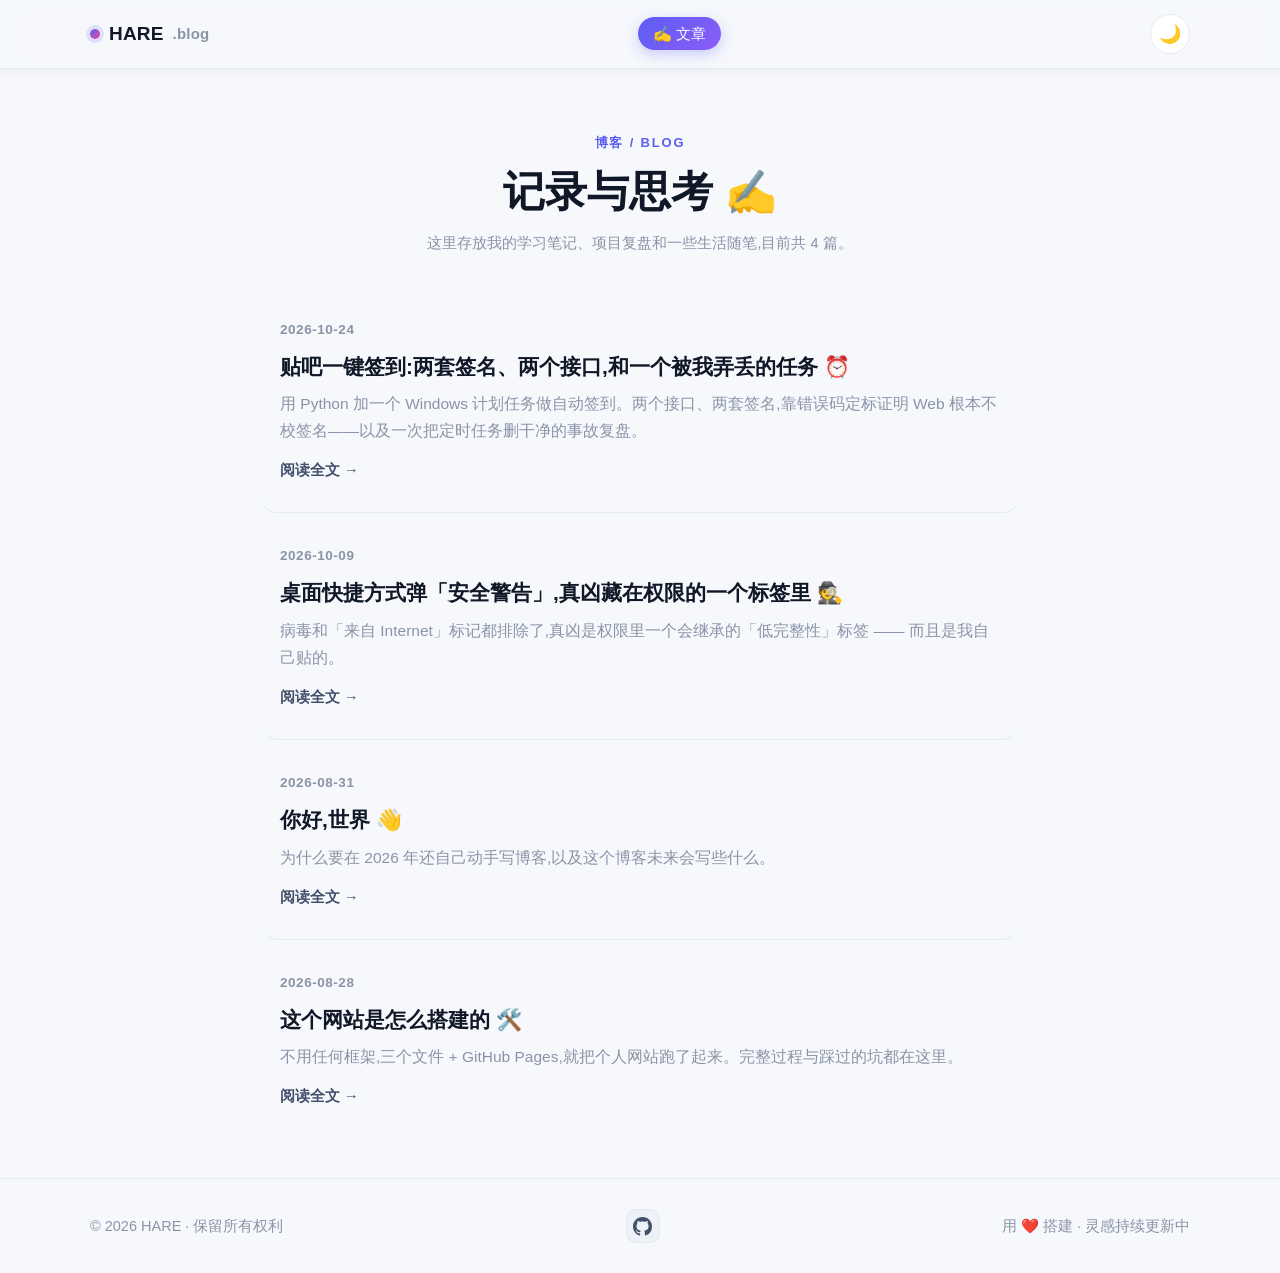
<file: index.html>
<!DOCTYPE html>
<html lang="zh-CN">
<head>
  <meta charset="UTF-8" />
  <meta name="viewport" content="width=device-width, initial-scale=1.0" />
  <title>HARE 的博客</title>
  <meta name="description" content="HARE 的博客:学习笔记、项目复盘与生活随笔。" />
  <link rel="icon" href="data:image/svg+xml,<svg xmlns='http://www.w3.org/2000/svg' viewBox='0 0 100 100'><text y='.9em' font-size='90'>🌟</text></svg>" />
  <link rel="stylesheet" href="style.css" />
</head>
<body>
  <a class="skip-link" href="#main">跳到主要内容</a>

  <header class="site-header scrolled">
    <nav class="nav container" aria-label="主导航">
      <a class="brand" href="index.html"><span class="brand-dot"></span>HARE<span class="brand-sub">.blog</span></a>
      <ul class="nav-menu" id="navMenu">
        <li><a href="index.html" class="nav-link nav-blog">✍️ 文章</a></li>
      </ul>
      <div class="nav-actions">
        <button class="theme-toggle" id="themeToggle" aria-label="切换深色 / 浅色模式">🌙</button>
        <button class="nav-toggle" id="navToggle" aria-label="打开菜单" aria-expanded="false" aria-controls="navMenu">
          <span></span><span></span><span></span>
        </button>
      </div>
    </nav>
  </header>

  <main id="main">
    <div class="container">
      <header class="page-head">
        <p class="eyebrow">博客 / Blog</p>
        <h1>记录与思考 ✍️</h1>
        <p class="p-meta">这里存放我的学习笔记、项目复盘和一些生活随笔,目前共 4 篇。</p>
      </header>

      <div class="blog-wrap">
        <a class="post-list-item" href="posts/2026-10-24-tieba-auto-signin.html">
          <time class="post-item-date" datetime="2026-10-24">2026-10-24</time>
          <h2>贴吧一键签到:两套签名、两个接口,和一个被我弄丢的任务 ⏰</h2>
          <p class="post-item-excerpt">用 Python 加一个 Windows 计划任务做自动签到。两个接口、两套签名,靠错误码定标证明 Web 根本不校签名——以及一次把定时任务删干净的事故复盘。</p>
          <span class="link-arrow">阅读全文 →</span>
        </a>
        <a class="post-list-item" href="posts/2026-10-09-shortcut-security-warning.html">
          <time class="post-item-date" datetime="2026-10-09">2026-10-09</time>
          <h2>桌面快捷方式弹「安全警告」,真凶藏在权限的一个标签里 🕵️</h2>
          <p class="post-item-excerpt">病毒和「来自 Internet」标记都排除了,真凶是权限里一个会继承的「低完整性」标签 —— 而且是我自己贴的。</p>
          <span class="link-arrow">阅读全文 →</span>
        </a>
        <a class="post-list-item" href="posts/2026-08-31-hello-world.html">
          <time class="post-item-date" datetime="2026-08-31">2026-08-31</time>
          <h2>你好,世界 👋</h2>
          <p class="post-item-excerpt">为什么要在 2026 年还自己动手写博客,以及这个博客未来会写些什么。</p>
          <span class="link-arrow">阅读全文 →</span>
        </a>
        <a class="post-list-item" href="posts/2026-08-28-how-i-built-this-site.html">
          <time class="post-item-date" datetime="2026-08-28">2026-08-28</time>
          <h2>这个网站是怎么搭建的 🛠️</h2>
          <p class="post-item-excerpt">不用任何框架,三个文件 + GitHub Pages,就把个人网站跑了起来。完整过程与踩过的坑都在这里。</p>
          <span class="link-arrow">阅读全文 →</span>
        </a>
      </div>
    </div>
  </main>

  <footer class="site-footer">
    <div class="container footer-inner">
      <p>© <span id="year">2026</span> HARE · 保留所有权利</p>
      <p class="footer-links">
        <a href="https://github.com/Hare-Athena-III" target="_blank" rel="noopener noreferrer" aria-label="GitHub">
          <svg viewBox="0 0 16 16" aria-hidden="true"><path d="M8 0C3.58 0 0 3.58 0 8c0 3.54 2.29 6.53 5.47 7.59.4.07.55-.17.55-.38 0-.19-.01-.82-.01-1.49-2.01.37-2.53-.49-2.69-.94-.09-.23-.48-.94-.82-1.13-.28-.15-.68-.52-.01-.53.63-.01 1.08.58 1.23.82.72 1.21 1.87.87 2.33.66.07-.52.28-.87.51-1.07-1.78-.2-3.64-.89-3.64-3.95 0-.87.31-1.59.82-2.15-.08-.2-.36-1.02.08-2.12 0 0 .67-.21 2.2.82.64-.18 1.32-.27 2-.27s1.36.09 2 .27c1.53-1.04 2.2-.82 2.2-.82.44 1.1.16 1.92.08 2.12.51.56.82 1.27.82 2.15 0 3.07-1.87 3.75-3.65 3.95.29.25.54.73.54 1.48 0 1.07-.01 1.93-.01 2.2 0 .21.15.46.55.38A8.01 8.01 0 0 0 16 8c0-4.42-3.58-8-8-8z"/></svg>
        </a>
      </p>
      <p>用 ❤️ 搭建 · 灵感持续更新中</p>
    </div>
  </footer>

  <button class="back-top" id="backTop" aria-label="回到顶部">↑</button>

  <script src="script.js"></script>
</body>
</html>
</file>
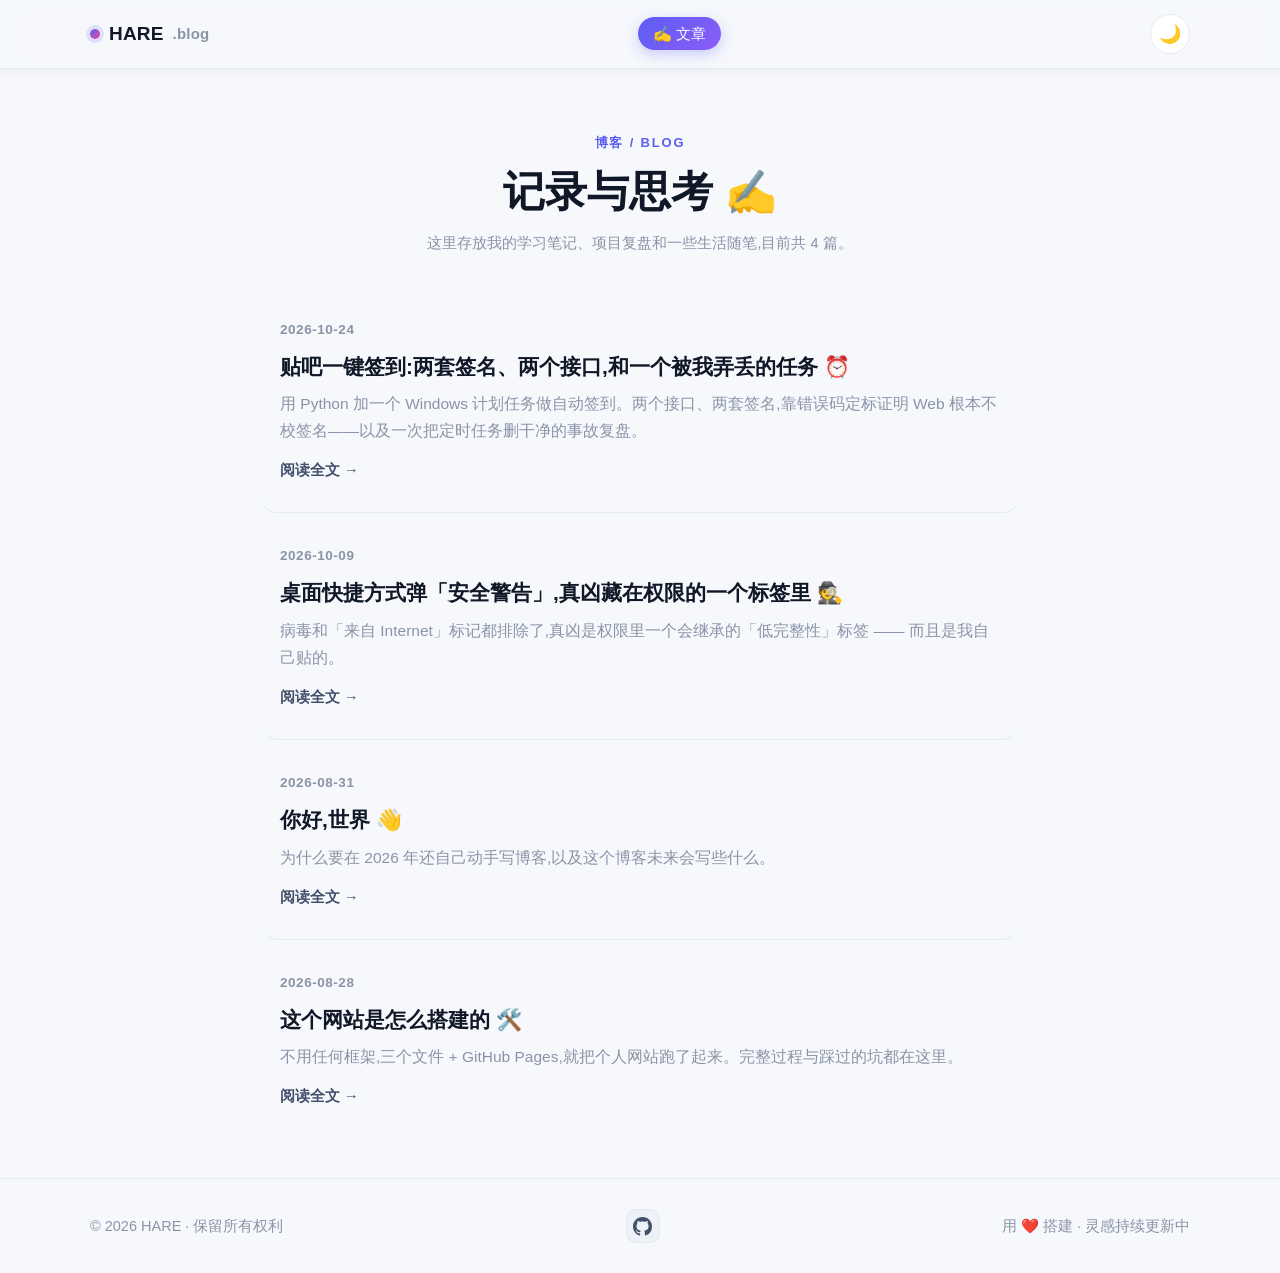
<file: blog.html>
<!DOCTYPE html>
<html lang="zh-CN">
<head>
  <meta charset="UTF-8" />
  <meta name="viewport" content="width=device-width, initial-scale=1.0" />
  <title>博客 · HARE</title>
  <link rel="canonical" href="https://hare-athena-iii.github.io/" />
  <meta name="robots" content="noindex" />
  <meta http-equiv="refresh" content="0; url=index.html" />
  <link rel="icon" href="data:image/svg+xml,<svg xmlns='http://www.w3.org/2000/svg' viewBox='0 0 100 100'><text y='.9em' font-size='90'>🌟</text></svg>" />
  <link rel="stylesheet" href="style.css" />
</head>
<body>
  <main id="main">
    <div class="container" style="padding: 90px 0; text-align: center">
      <h1>博客换地方了 ✍️</h1>
      <p class="p-meta">文章列表现在就在首页 —— <a href="index.html">前往首页 →</a></p>
    </div>
  </main>
  <script>location.replace("index.html");</script>
</body>
</html>
</file>
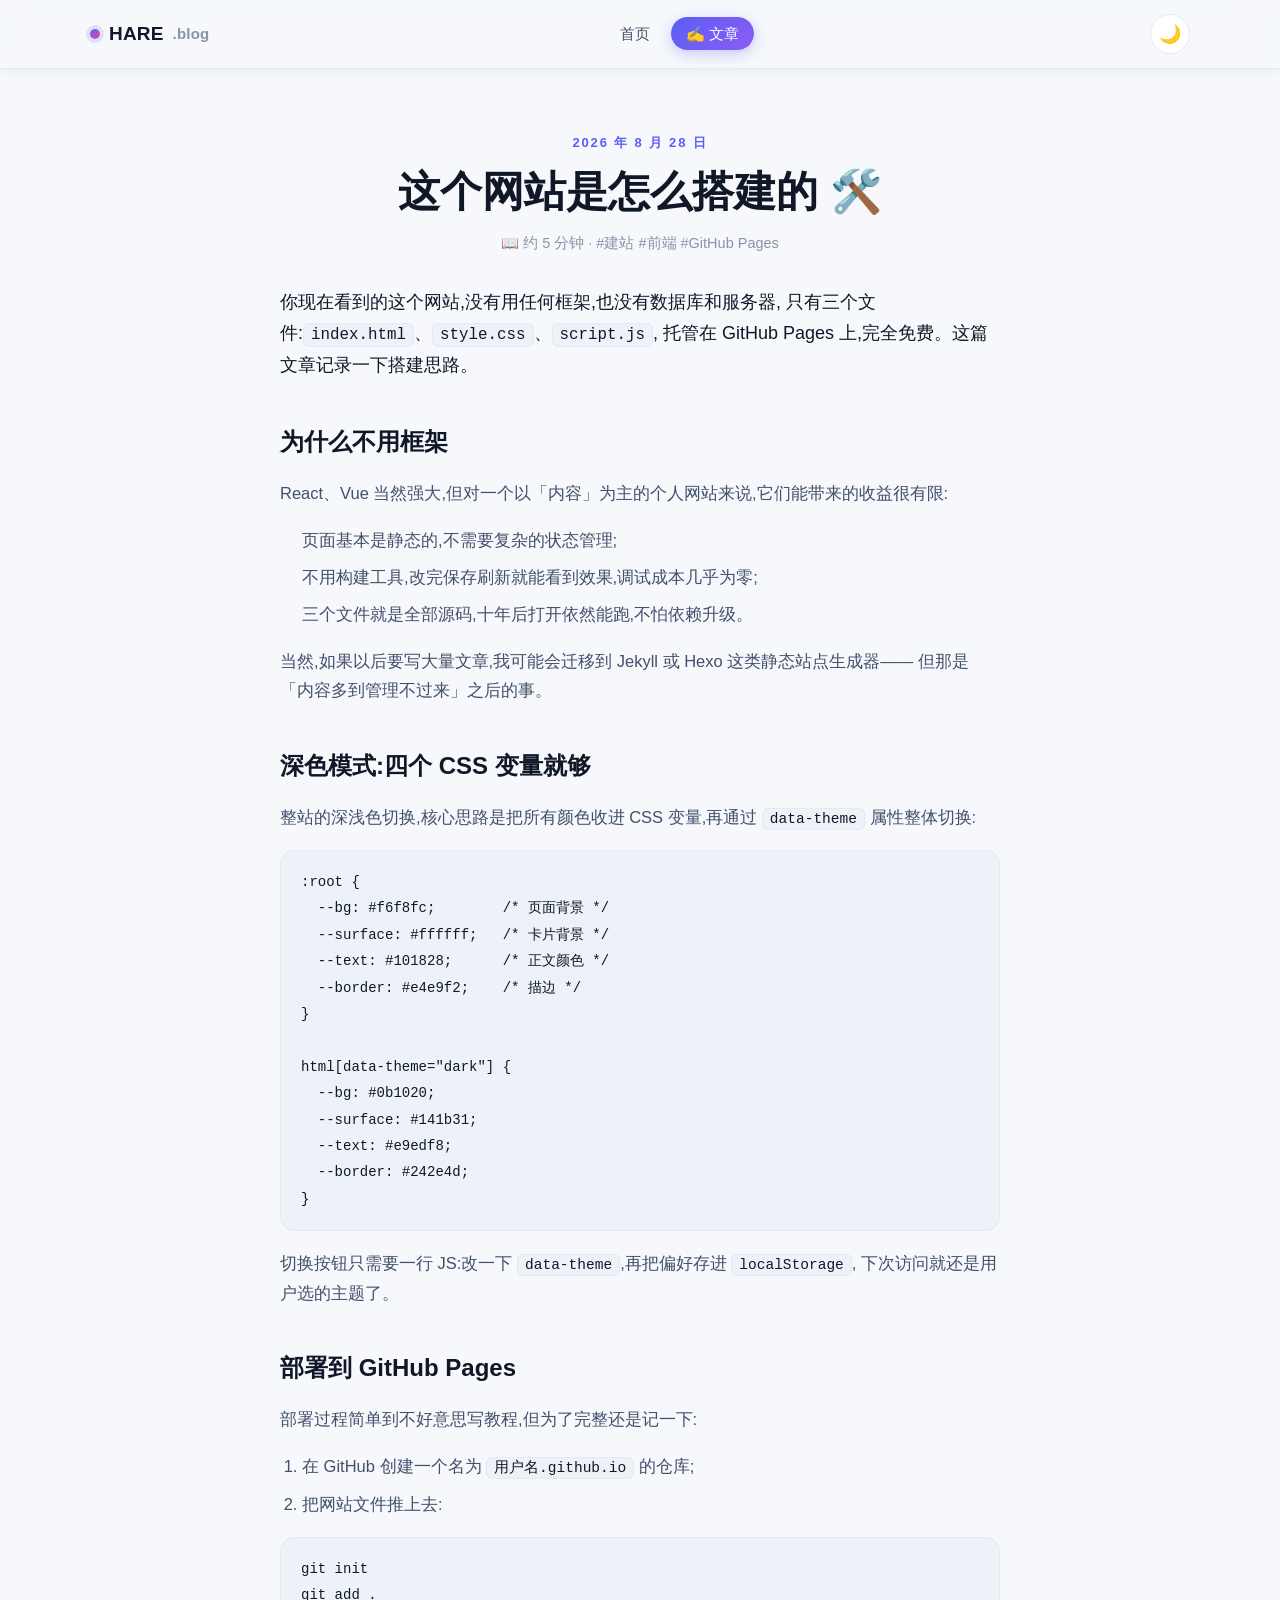
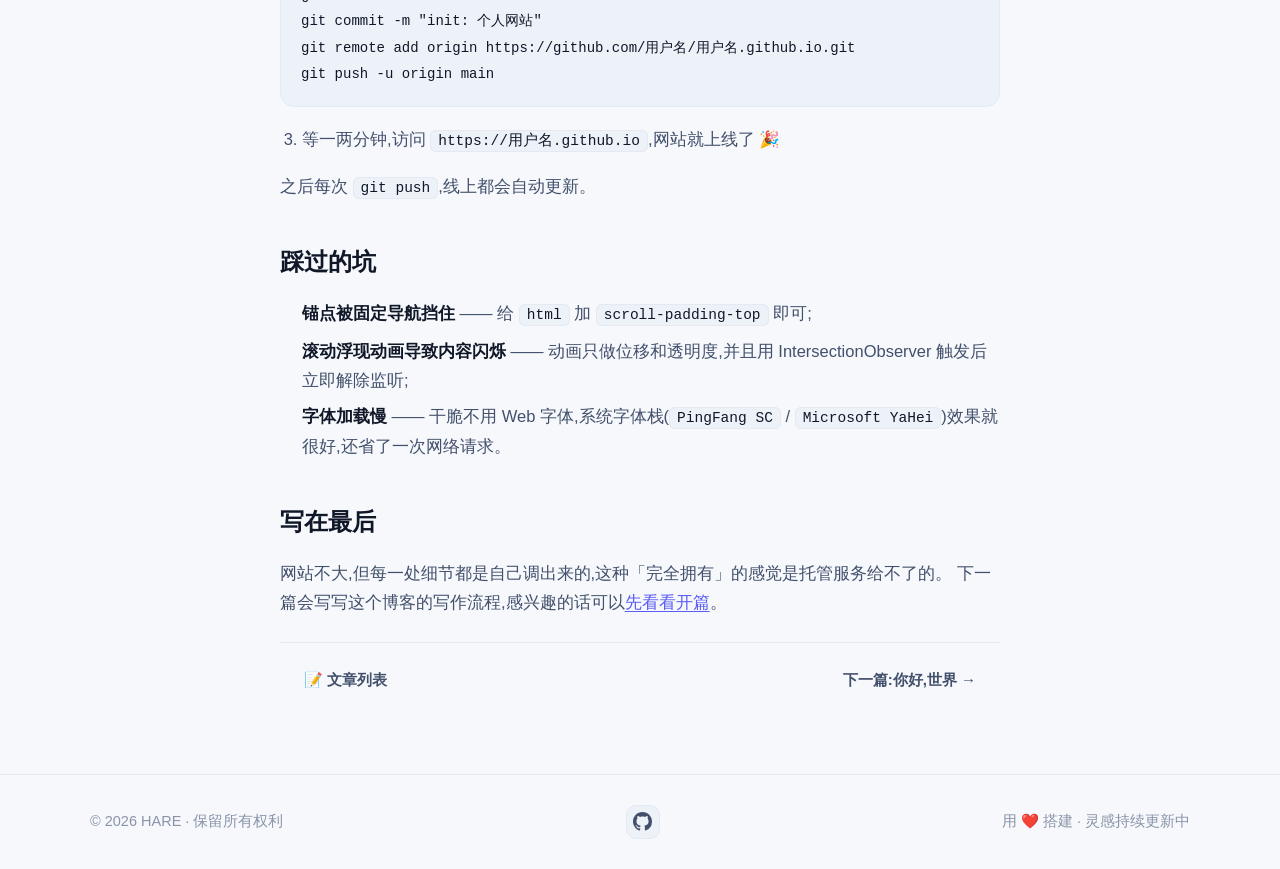
<file: posts/2026-08-28-how-i-built-this-site.html>
<!DOCTYPE html>
<html lang="zh-CN">
<head>
  <meta charset="UTF-8" />
  <meta name="viewport" content="width=device-width, initial-scale=1.0" />
  <title>这个网站是怎么搭建的 🛠️ · HARE 的博客</title>
  <meta name="description" content="不用任何框架,三个文件 + GitHub Pages,就把个人网站跑了起来。完整过程与踩过的坑。" />
  <link rel="icon" href="data:image/svg+xml,<svg xmlns='http://www.w3.org/2000/svg' viewBox='0 0 100 100'><text y='.9em' font-size='90'>🌟</text></svg>" />
  <link rel="stylesheet" href="../style.css" />
</head>
<body>
  <header class="site-header scrolled">
    <nav class="nav container" aria-label="主导航">
      <a class="brand" href="../index.html"><span class="brand-dot"></span>HARE<span class="brand-sub">.blog</span></a>
      <ul class="nav-menu" id="navMenu">
        <li><a href="../index.html" class="nav-link">首页</a></li>
        <li><a href="../index.html" class="nav-link nav-blog">✍️ 文章</a></li>
      </ul>
      <div class="nav-actions">
        <button class="theme-toggle" id="themeToggle" aria-label="切换深色 / 浅色模式">🌙</button>
        <button class="nav-toggle" id="navToggle" aria-label="打开菜单" aria-expanded="false" aria-controls="navMenu">
          <span></span><span></span><span></span>
        </button>
      </div>
    </nav>
  </header>

  <main id="main">
    <article class="container">
      <header class="page-head">
        <p class="eyebrow"><time datetime="2026-08-28">2026 年 8 月 28 日</time></p>
        <h1>这个网站是怎么搭建的 🛠️</h1>
        <p class="p-meta">📖 约 5 分钟 · #建站 #前端 #GitHub Pages</p>
      </header>

      <div class="article">
        <p class="lead">
          你现在看到的这个网站,没有用任何框架,也没有数据库和服务器,
          只有三个文件:<code>index.html</code>、<code>style.css</code>、<code>script.js</code>,
          托管在 GitHub Pages 上,完全免费。这篇文章记录一下搭建思路。
        </p>

        <h2>为什么不用框架</h2>
        <p>React、Vue 当然强大,但对一个以「内容」为主的个人网站来说,它们能带来的收益很有限:</p>
        <ul>
          <li>页面基本是静态的,不需要复杂的状态管理;</li>
          <li>不用构建工具,改完保存刷新就能看到效果,调试成本几乎为零;</li>
          <li>三个文件就是全部源码,十年后打开依然能跑,不怕依赖升级。</li>
        </ul>
        <p>当然,如果以后要写大量文章,我可能会迁移到 Jekyll 或 Hexo 这类静态站点生成器——
          但那是「内容多到管理不过来」之后的事。</p>

        <h2>深色模式:四个 CSS 变量就够</h2>
        <p>整站的深浅色切换,核心思路是把所有颜色收进 CSS 变量,再通过 <code>data-theme</code> 属性整体切换:</p>
        <pre><code>:root {
  --bg: #f6f8fc;        /* 页面背景 */
  --surface: #ffffff;   /* 卡片背景 */
  --text: #101828;      /* 正文颜色 */
  --border: #e4e9f2;    /* 描边 */
}

html[data-theme="dark"] {
  --bg: #0b1020;
  --surface: #141b31;
  --text: #e9edf8;
  --border: #242e4d;
}</code></pre>
        <p>切换按钮只需要一行 JS:改一下 <code>data-theme</code>,再把偏好存进 <code>localStorage</code>,
          下次访问就还是用户选的主题了。</p>

        <h2>部署到 GitHub Pages</h2>
        <p>部署过程简单到不好意思写教程,但为了完整还是记一下:</p>
        <ol>
          <li>在 GitHub 创建一个名为 <code>用户名.github.io</code> 的仓库;</li>
          <li>把网站文件推上去:</li>
        </ol>
        <pre><code>git init
git add .
git commit -m "init: 个人网站"
git remote add origin https://github.com/用户名/用户名.github.io.git
git push -u origin main</code></pre>
        <ol start="3">
          <li>等一两分钟,访问 <code>https://用户名.github.io</code>,网站就上线了 🎉</li>
        </ol>
        <p>之后每次 <code>git push</code>,线上都会自动更新。</p>

        <h2>踩过的坑</h2>
        <ul>
          <li><strong>锚点被固定导航挡住</strong> —— 给 <code>html</code> 加 <code>scroll-padding-top</code> 即可;</li>
          <li><strong>滚动浮现动画导致内容闪烁</strong> —— 动画只做位移和透明度,并且用 IntersectionObserver 触发后立即解除监听;</li>
          <li><strong>字体加载慢</strong> —— 干脆不用 Web 字体,系统字体栈(<code>PingFang SC</code> / <code>Microsoft YaHei</code>)效果就很好,还省了一次网络请求。</li>
        </ul>

        <h2>写在最后</h2>
        <p>
          网站不大,但每一处细节都是自己调出来的,这种「完全拥有」的感觉是托管服务给不了的。
          下一篇会写写这个博客的写作流程,感兴趣的话可以<a href="2026-08-31-hello-world.html">先看看开篇</a>。
        </p>
      </div>

      <nav class="post-nav" aria-label="文章导航">
        <a href="../index.html">📝 文章列表</a>
        <a href="2026-08-31-hello-world.html">下一篇:你好,世界 →</a>
      </nav>
    </article>
  </main>

  <footer class="site-footer">
    <div class="container footer-inner">
      <p>© <span id="year">2026</span> HARE · 保留所有权利</p>
      <p class="footer-links">
        <a href="https://github.com/Hare-Athena-III" target="_blank" rel="noopener noreferrer" aria-label="GitHub">
          <svg viewBox="0 0 16 16" aria-hidden="true"><path d="M8 0C3.58 0 0 3.58 0 8c0 3.54 2.29 6.53 5.47 7.59.4.07.55-.17.55-.38 0-.19-.01-.82-.01-1.49-2.01.37-2.53-.49-2.69-.94-.09-.23-.48-.94-.82-1.13-.28-.15-.68-.52-.01-.53.63-.01 1.08.58 1.23.82.72 1.21 1.87.87 2.33.66.07-.52.28-.87.51-1.07-1.78-.2-3.64-.89-3.64-3.95 0-.87.31-1.59.82-2.15-.08-.2-.36-1.02.08-2.12 0 0 .67-.21 2.2.82.64-.18 1.32-.27 2-.27s1.36.09 2 .27c1.53-1.04 2.2-.82 2.2-.82.44 1.1.16 1.92.08 2.12.51.56.82 1.27.82 2.15 0 3.07-1.87 3.75-3.65 3.95.29.25.54.73.54 1.48 0 1.07-.01 1.93-.01 2.2 0 .21.15.46.55.38A8.01 8.01 0 0 0 16 8c0-4.42-3.58-8-8-8z"/></svg>
        </a>
      </p>
      <p>用 ❤️ 搭建 · 灵感持续更新中</p>
    </div>
  </footer>

  <button class="back-top" id="backTop" aria-label="回到顶部">↑</button>

  <script src="../script.js"></script>
</body>
</html>
</file>
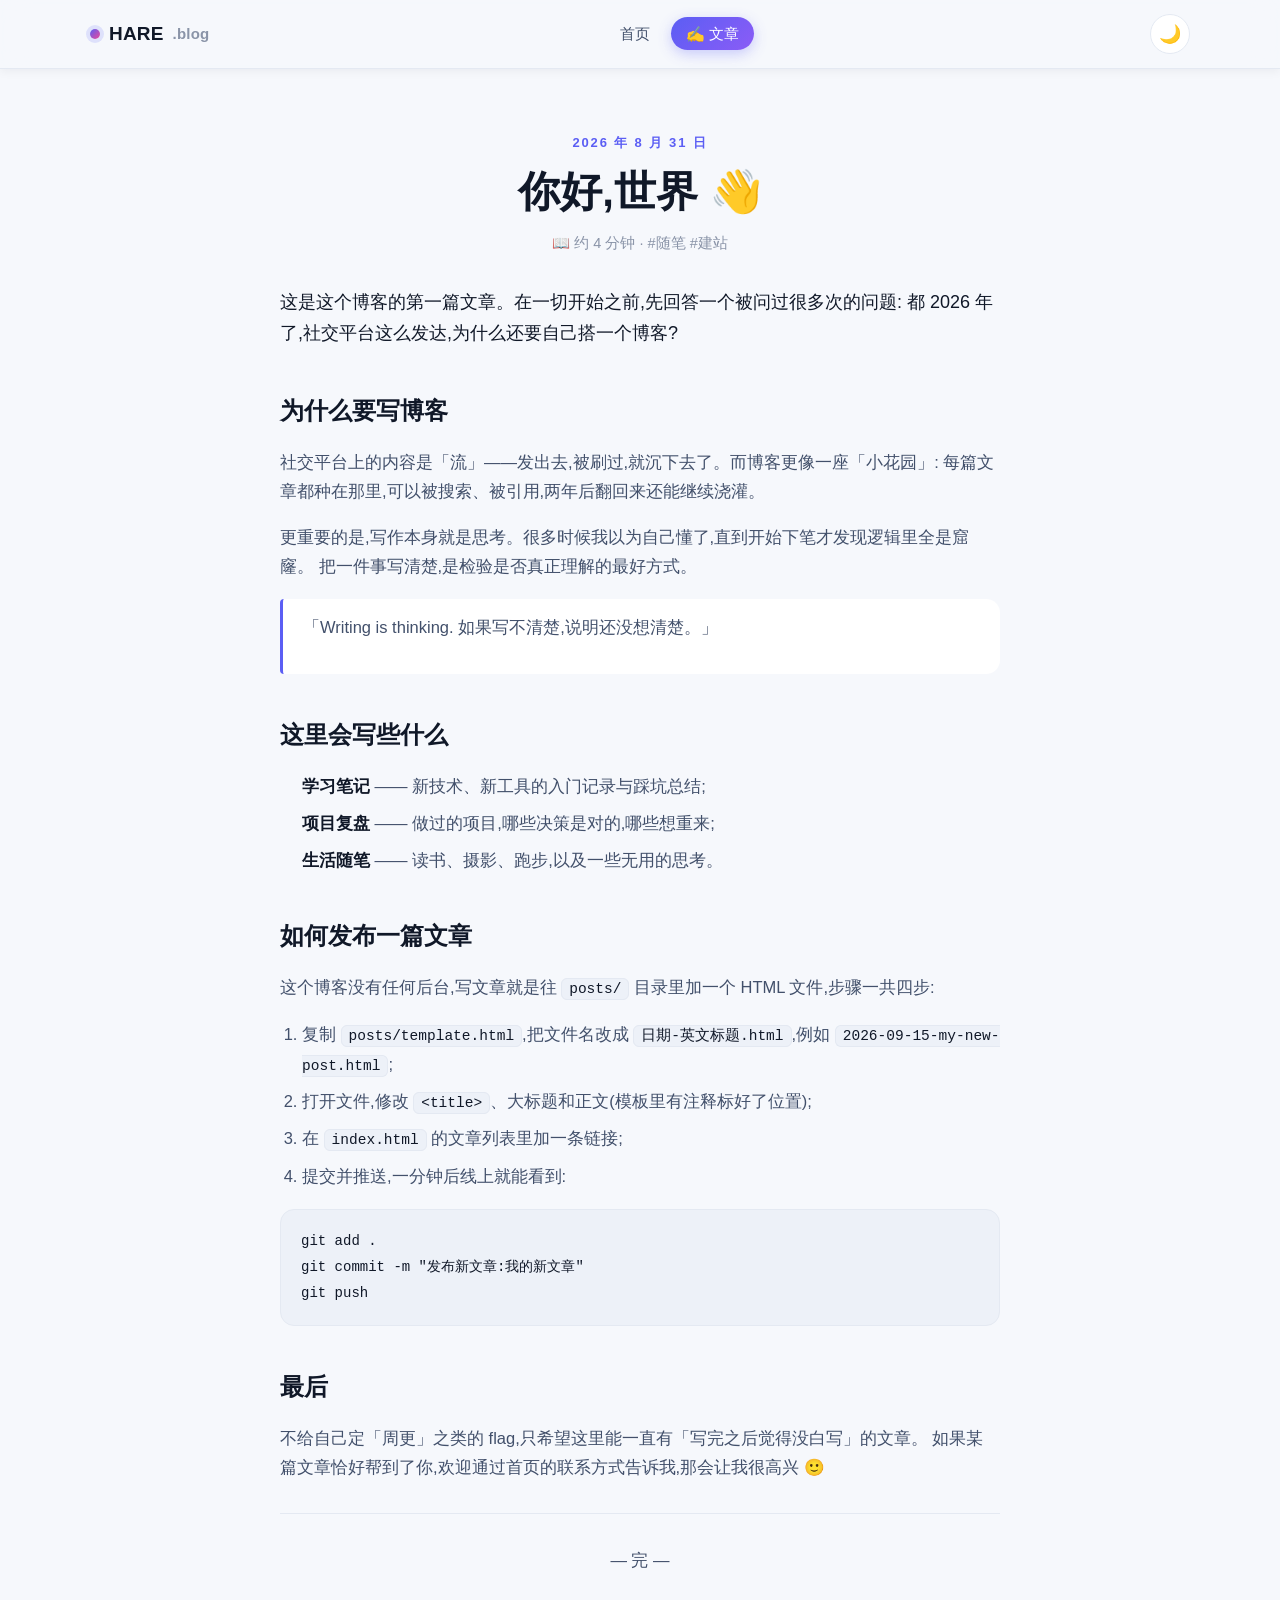
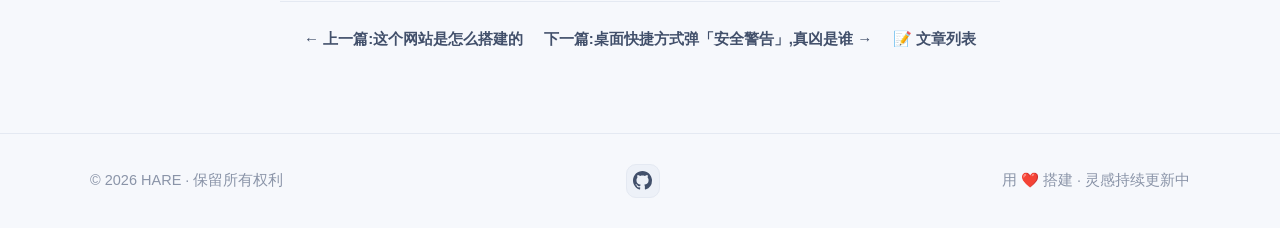
<file: posts/2026-08-31-hello-world.html>
<!DOCTYPE html>
<html lang="zh-CN">
<head>
  <meta charset="UTF-8" />
  <meta name="viewport" content="width=device-width, initial-scale=1.0" />
  <title>你好,世界 👋 · HARE 的博客</title>
  <meta name="description" content="为什么在 2026 年还自己动手写博客,以及这个博客未来会写些什么。" />
  <link rel="icon" href="data:image/svg+xml,<svg xmlns='http://www.w3.org/2000/svg' viewBox='0 0 100 100'><text y='.9em' font-size='90'>🌟</text></svg>" />
  <link rel="stylesheet" href="../style.css" />
</head>
<body>
  <header class="site-header scrolled">
    <nav class="nav container" aria-label="主导航">
      <a class="brand" href="../index.html"><span class="brand-dot"></span>HARE<span class="brand-sub">.blog</span></a>
      <ul class="nav-menu" id="navMenu">
        <li><a href="../index.html" class="nav-link">首页</a></li>
        <li><a href="../index.html" class="nav-link nav-blog">✍️ 文章</a></li>
      </ul>
      <div class="nav-actions">
        <button class="theme-toggle" id="themeToggle" aria-label="切换深色 / 浅色模式">🌙</button>
        <button class="nav-toggle" id="navToggle" aria-label="打开菜单" aria-expanded="false" aria-controls="navMenu">
          <span></span><span></span><span></span>
        </button>
      </div>
    </nav>
  </header>

  <main id="main">
    <article class="container">
      <header class="page-head">
        <p class="eyebrow"><time datetime="2026-08-31">2026 年 8 月 31 日</time></p>
        <h1>你好,世界 👋</h1>
        <p class="p-meta">📖 约 4 分钟 · #随笔 #建站</p>
      </header>

      <div class="article">
        <p class="lead">
          这是这个博客的第一篇文章。在一切开始之前,先回答一个被问过很多次的问题:
          都 2026 年了,社交平台这么发达,为什么还要自己搭一个博客?
        </p>

        <h2>为什么要写博客</h2>
        <p>
          社交平台上的内容是「流」——发出去,被刷过,就沉下去了。而博客更像一座「小花园」:
          每篇文章都种在那里,可以被搜索、被引用,两年后翻回来还能继续浇灌。
        </p>
        <p>更重要的是,写作本身就是思考。很多时候我以为自己懂了,直到开始下笔才发现逻辑里全是窟窿。
          把一件事写清楚,是检验是否真正理解的最好方式。</p>

        <blockquote>
          <p>「Writing is thinking. 如果写不清楚,说明还没想清楚。」</p>
        </blockquote>

        <h2>这里会写些什么</h2>
        <ul>
          <li><strong>学习笔记</strong> —— 新技术、新工具的入门记录与踩坑总结;</li>
          <li><strong>项目复盘</strong> —— 做过的项目,哪些决策是对的,哪些想重来;</li>
          <li><strong>生活随笔</strong> —— 读书、摄影、跑步,以及一些无用的思考。</li>
        </ul>

        <h2>如何发布一篇文章</h2>
        <p>这个博客没有任何后台,写文章就是往 <code>posts/</code> 目录里加一个 HTML 文件,步骤一共四步:</p>
        <ol>
          <li>复制 <code>posts/template.html</code>,把文件名改成 <code>日期-英文标题.html</code>,例如
            <code>2026-09-15-my-new-post.html</code>;</li>
          <li>打开文件,修改 <code>&lt;title&gt;</code>、大标题和正文(模板里有注释标好了位置);</li>
          <li>在 <code>index.html</code> 的文章列表里加一条链接;</li>
          <li>提交并推送,一分钟后线上就能看到:</li>
        </ol>
        <pre><code>git add .
git commit -m "发布新文章:我的新文章"
git push</code></pre>

        <h2>最后</h2>
        <p>
          不给自己定「周更」之类的 flag,只希望这里能一直有「写完之后觉得没白写」的文章。
          如果某篇文章恰好帮到了你,欢迎通过首页的联系方式告诉我,那会让我很高兴 🙂
        </p>
        <hr />
        <p style="text-align:center">— 完 —</p>
      </div>

      <nav class="post-nav" aria-label="文章导航">
        <a href="2026-08-28-how-i-built-this-site.html">← 上一篇:这个网站是怎么搭建的</a>
        <a href="2026-10-09-shortcut-security-warning.html">下一篇:桌面快捷方式弹「安全警告」,真凶是谁 →</a>
        <a href="../index.html">📝 文章列表</a>
      </nav>
    </article>
  </main>

  <footer class="site-footer">
    <div class="container footer-inner">
      <p>© <span id="year">2026</span> HARE · 保留所有权利</p>
      <p class="footer-links">
        <a href="https://github.com/Hare-Athena-III" target="_blank" rel="noopener noreferrer" aria-label="GitHub">
          <svg viewBox="0 0 16 16" aria-hidden="true"><path d="M8 0C3.58 0 0 3.58 0 8c0 3.54 2.29 6.53 5.47 7.59.4.07.55-.17.55-.38 0-.19-.01-.82-.01-1.49-2.01.37-2.53-.49-2.69-.94-.09-.23-.48-.94-.82-1.13-.28-.15-.68-.52-.01-.53.63-.01 1.08.58 1.23.82.72 1.21 1.87.87 2.33.66.07-.52.28-.87.51-1.07-1.78-.2-3.64-.89-3.64-3.95 0-.87.31-1.59.82-2.15-.08-.2-.36-1.02.08-2.12 0 0 .67-.21 2.2.82.64-.18 1.32-.27 2-.27s1.36.09 2 .27c1.53-1.04 2.2-.82 2.2-.82.44 1.1.16 1.92.08 2.12.51.56.82 1.27.82 2.15 0 3.07-1.87 3.75-3.65 3.95.29.25.54.73.54 1.48 0 1.07-.01 1.93-.01 2.2 0 .21.15.46.55.38A8.01 8.01 0 0 0 16 8c0-4.42-3.58-8-8-8z"/></svg>
        </a>
      </p>
      <p>用 ❤️ 搭建 · 灵感持续更新中</p>
    </div>
  </footer>

  <button class="back-top" id="backTop" aria-label="回到顶部">↑</button>

  <script src="../script.js"></script>
</body>
</html>
</file>
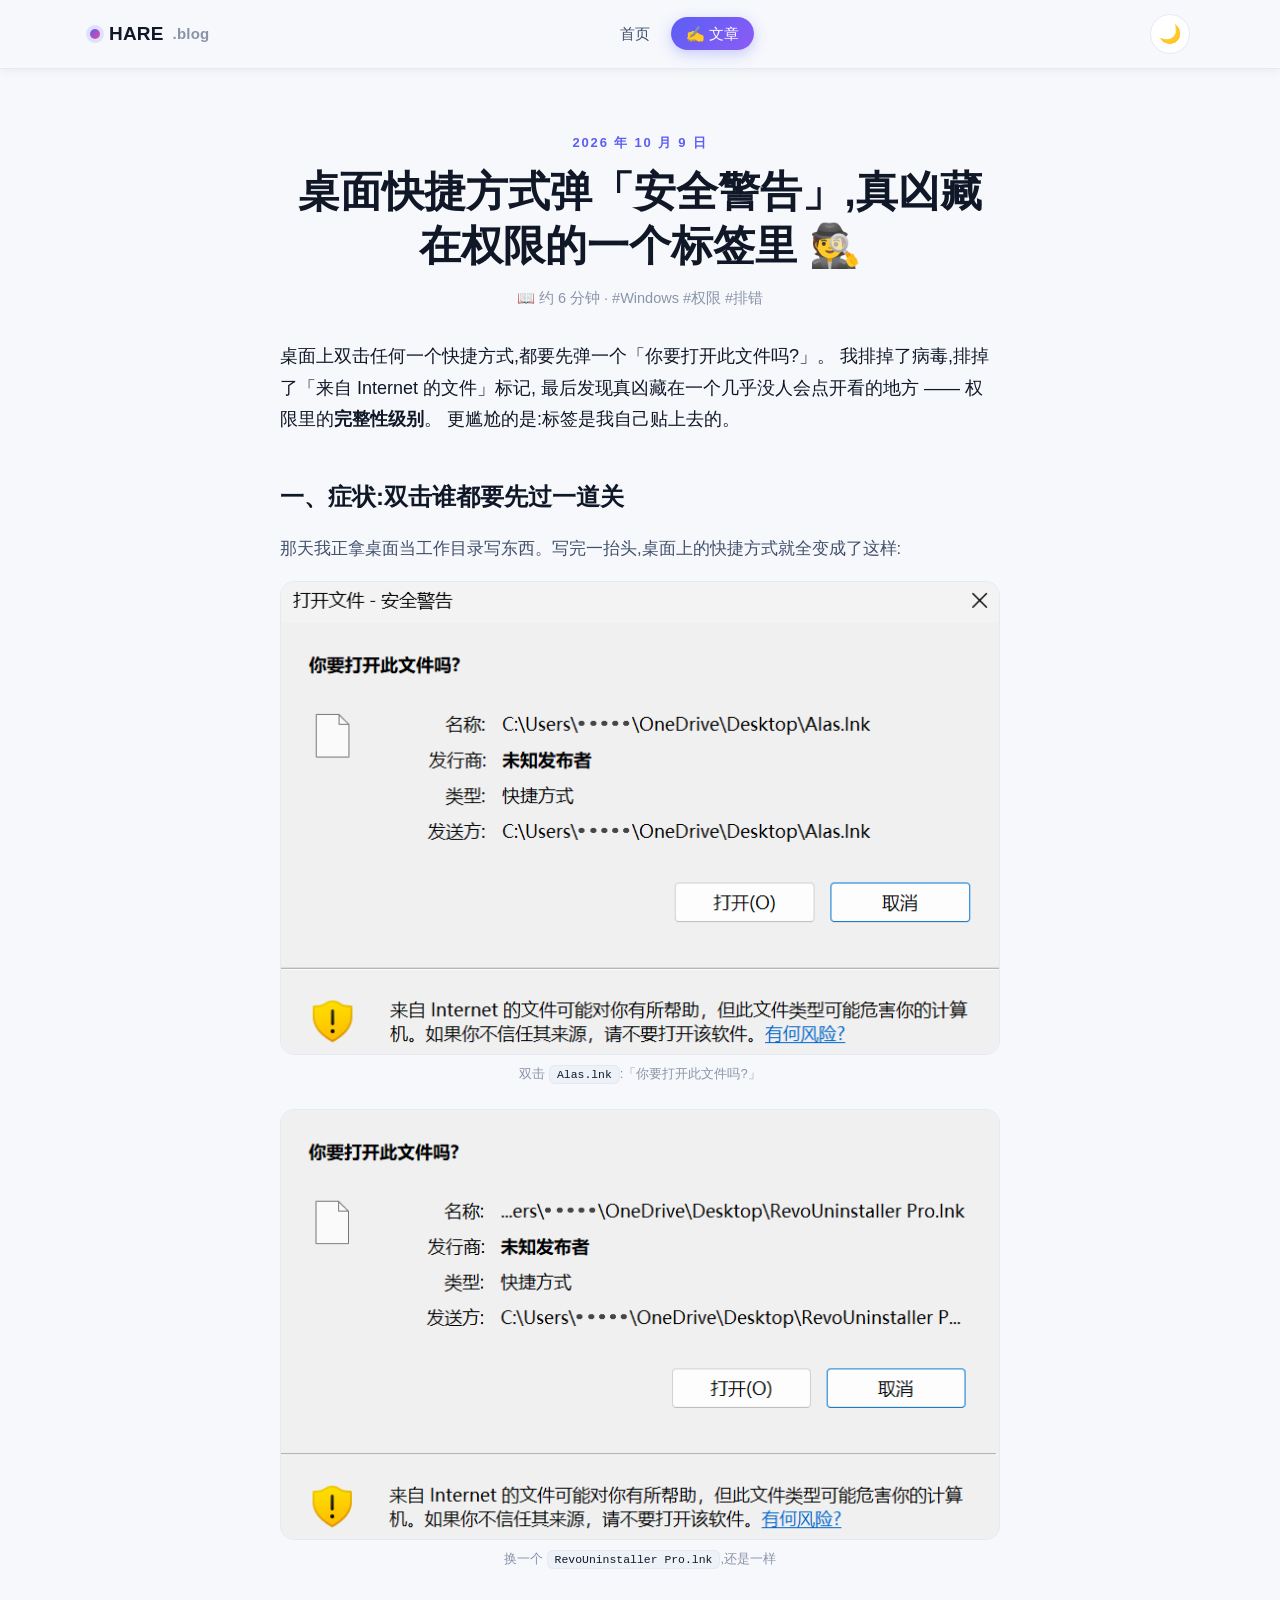
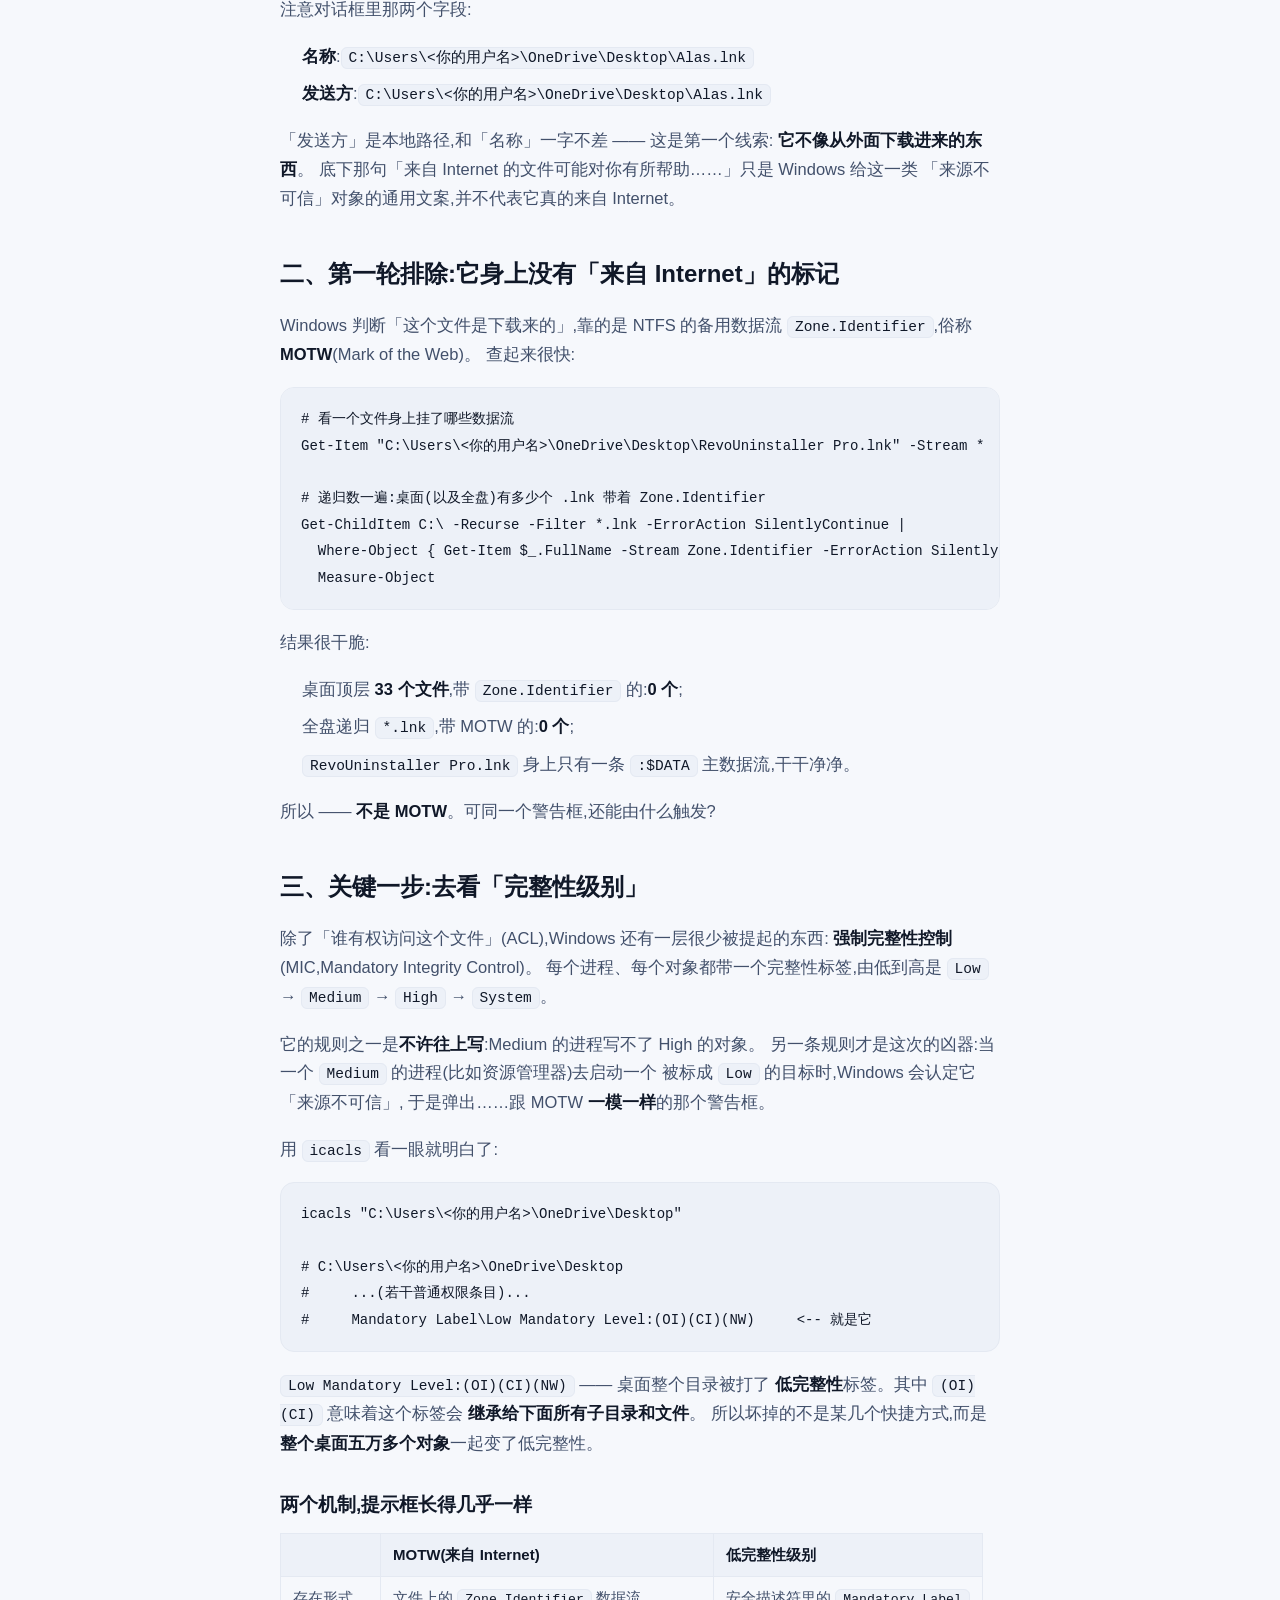
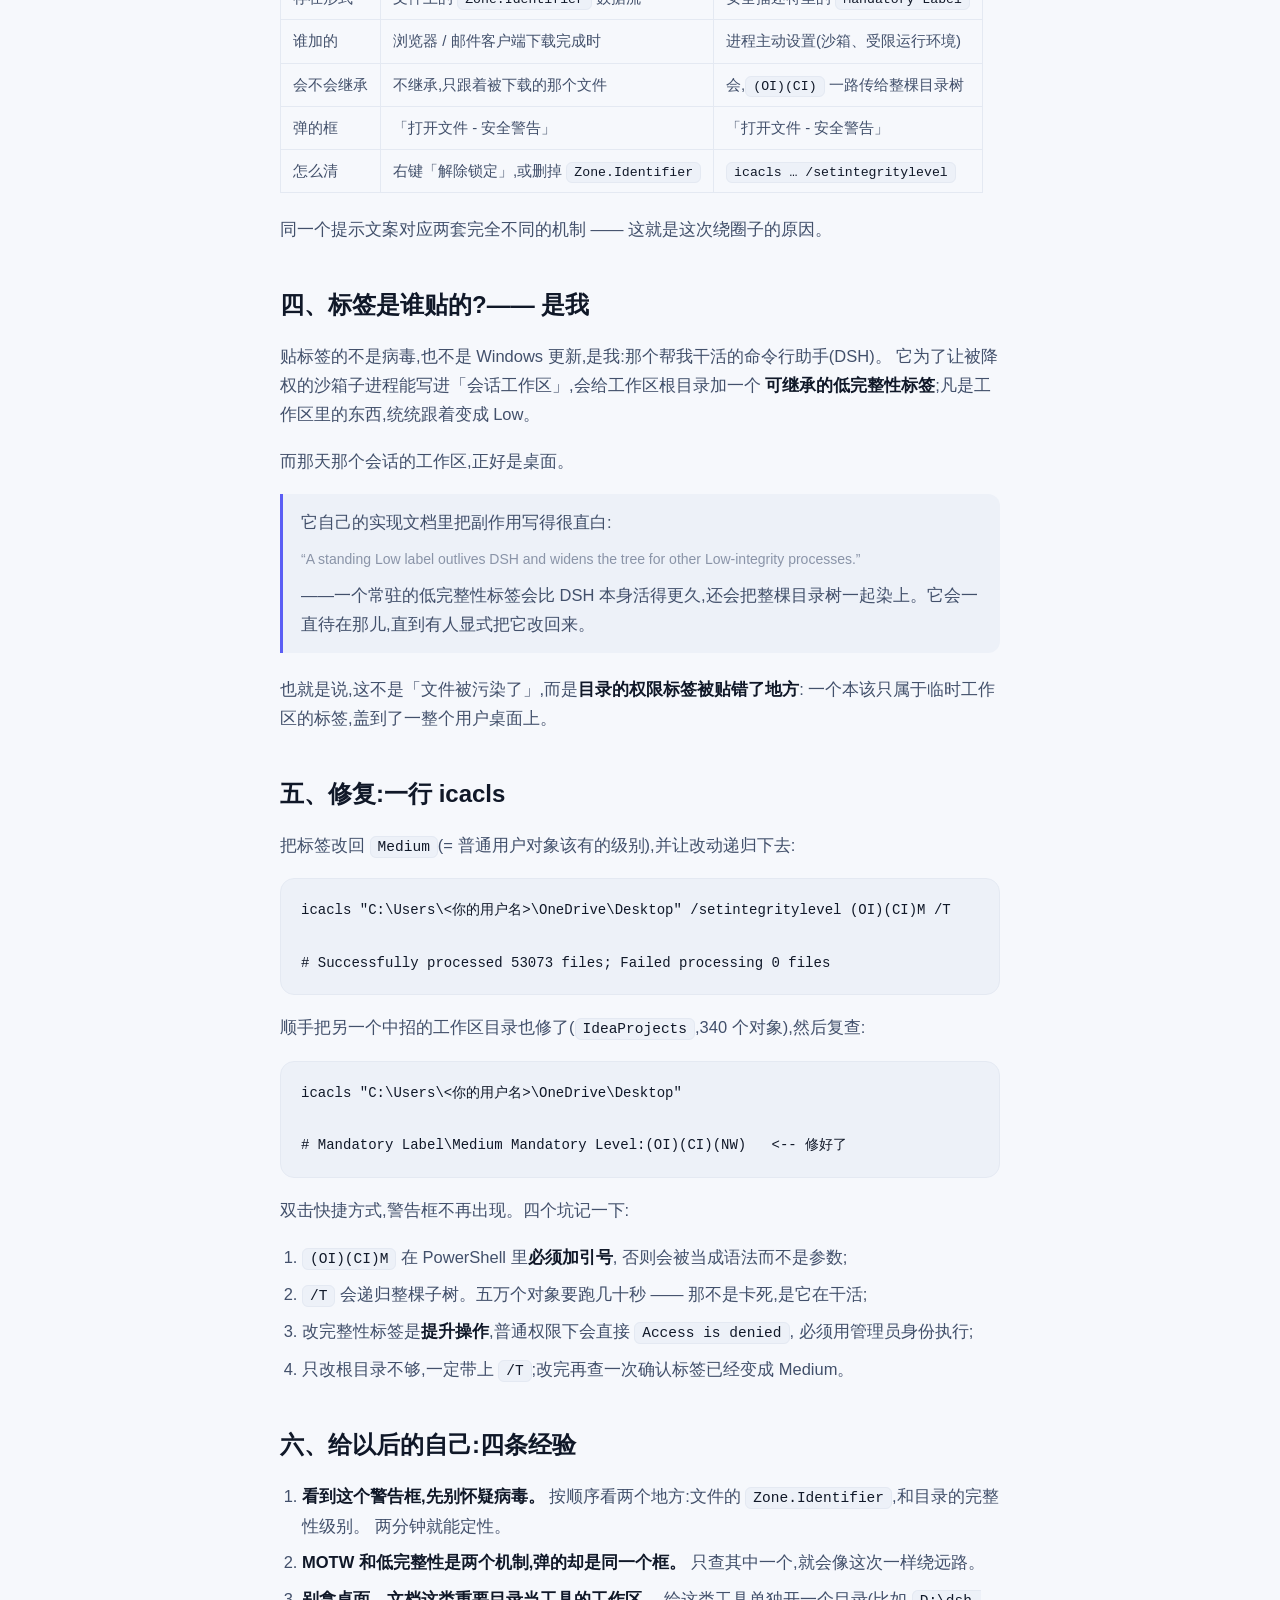
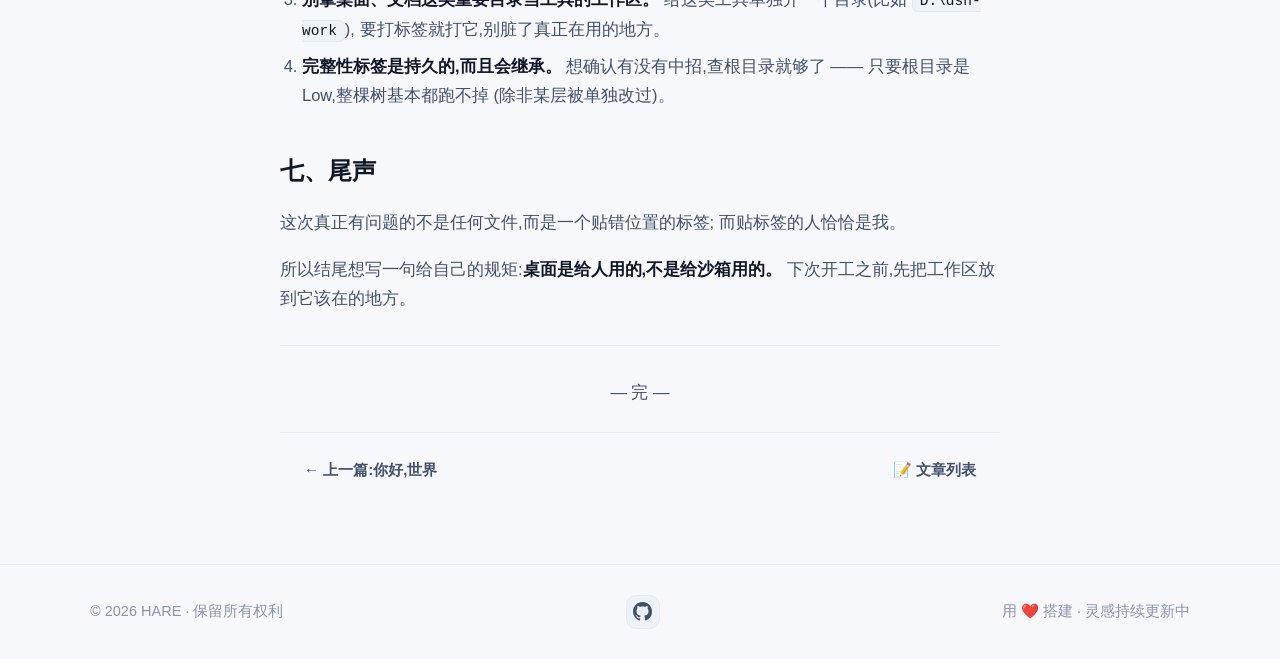
<file: posts/2026-10-09-shortcut-security-warning.html>
<!DOCTYPE html>
<html lang="zh-CN">
<head>
  <meta charset="UTF-8" />
  <meta name="viewport" content="width=device-width, initial-scale=1.0" />
  <title>桌面快捷方式弹「安全警告」,真凶藏在权限的一个标签里 · HARE 的博客</title>
  <meta name="description" content="双击任何快捷方式都弹「打开文件 - 安全警告」。病毒、下载标记都排除了,真凶是权限里一个会继承的「低完整性」标签 —— 而且是我自己贴上去的。" />
  <link rel="icon" href="data:image/svg+xml,<svg xmlns='http://www.w3.org/2000/svg' viewBox='0 0 100 100'><text y='.9em' font-size='90'>🌟</text></svg>" />
  <link rel="stylesheet" href="../style.css" />
  <style>
    /* ---------- 本页专用:表格 / 图注 / 提示框 ---------- */
    .article table {
      width: 100%; border-collapse: collapse; margin: 0 0 22px;
      font-size: 15px; display: block; overflow-x: auto;
    }
    .article th, .article td {
      border: 1px solid var(--border); padding: 8px 12px;
      text-align: left; color: var(--text-2); vertical-align: top;
    }
    .article th { background: var(--surface-2); color: var(--text); white-space: nowrap; }
    .article figure { margin: 0 0 24px; }
    .article figure img { margin-bottom: 8px; border: 1px solid var(--border); }
    .article figcaption { color: var(--muted); font-size: 13px; text-align: center; }
    .note {
      background: var(--surface-2); border-left: 3px solid var(--primary);
      border-radius: 0 12px 12px 0; padding: 14px 18px; margin: 0 0 22px;
    }
    .note p { margin-bottom: 10px; }
    .note > :last-child { margin-bottom: 0; }
    .note .quote-en { color: var(--muted); font-size: 14px; }
  </style>
</head>
<body>
  <a class="skip-link" href="#main">跳到主要内容</a>

  <header class="site-header scrolled">
    <nav class="nav container" aria-label="主导航">
      <a class="brand" href="../index.html"><span class="brand-dot"></span>HARE<span class="brand-sub">.blog</span></a>
      <ul class="nav-menu" id="navMenu">
        <li><a href="../index.html" class="nav-link">首页</a></li>
        <li><a href="../index.html" class="nav-link nav-blog">✍️ 文章</a></li>
      </ul>
      <div class="nav-actions">
        <button class="theme-toggle" id="themeToggle" aria-label="切换深色 / 浅色模式">🌙</button>
        <button class="nav-toggle" id="navToggle" aria-label="打开菜单" aria-expanded="false" aria-controls="navMenu">
          <span></span><span></span><span></span>
        </button>
      </div>
    </nav>
  </header>

  <main id="main">
    <article class="container">
      <header class="page-head">
        <p class="eyebrow"><time datetime="2026-10-09">2026 年 10 月 9 日</time></p>
        <h1>桌面快捷方式弹「安全警告」,真凶藏在权限的一个标签里 🕵️</h1>
        <p class="p-meta">📖 约 6 分钟 · #Windows #权限 #排错</p>
      </header>

      <div class="article">

        <p class="lead">
          桌面上双击任何一个快捷方式,都要先弹一个「你要打开此文件吗?」。
          我排掉了病毒,排掉了「来自 Internet 的文件」标记,
          最后发现真凶藏在一个几乎没人会点开看的地方 —— 权限里的<strong>完整性级别</strong>。
          更尴尬的是:标签是我自己贴上去的。
        </p>

        <h2>一、症状:双击谁都要先过一道关</h2>
        <p>
          那天我正拿桌面当工作目录写东西。写完一抬头,桌面上的快捷方式就全变成了这样:
        </p>
        <figure>
          <img src="../assets/desktop-warning-alas.png" alt="「打开文件 - 安全警告」对话框:名称 Alas.lnk,发行商 未知发布者,类型 快捷方式" loading="lazy" />
          <figcaption>双击 <code>Alas.lnk</code>:「你要打开此文件吗?」</figcaption>
        </figure>
        <figure>
          <img src="../assets/desktop-warning-revo.png" alt="同样的警告框:RevoUninstaller Pro.lnk" loading="lazy" />
          <figcaption>换一个 <code>RevoUninstaller Pro.lnk</code>,还是一样</figcaption>
        </figure>
        <p>注意对话框里那两个字段:</p>
        <ul>
          <li><strong>名称</strong>:<code>C:\Users\&lt;你的用户名&gt;\OneDrive\Desktop\Alas.lnk</code></li>
          <li><strong>发送方</strong>:<code>C:\Users\&lt;你的用户名&gt;\OneDrive\Desktop\Alas.lnk</code></li>
        </ul>
        <p>
          「发送方」是本地路径,和「名称」一字不差 —— 这是第一个线索:
          <strong>它不像从外面下载进来的东西</strong>。
          底下那句「来自 Internet 的文件可能对你有所帮助……」只是 Windows 给这一类
          「来源不可信」对象的通用文案,并不代表它真的来自 Internet。
        </p>

        <h2>二、第一轮排除:它身上没有「来自 Internet」的标记</h2>
        <p>
          Windows 判断「这个文件是下载来的」,靠的是 NTFS 的备用数据流
          <code>Zone.Identifier</code>,俗称 <strong>MOTW</strong>(Mark of the Web)。
          查起来很快:
        </p>
        <pre><code># 看一个文件身上挂了哪些数据流
Get-Item "C:\Users\&lt;你的用户名&gt;\OneDrive\Desktop\RevoUninstaller Pro.lnk" -Stream *

# 递归数一遍:桌面(以及全盘)有多少个 .lnk 带着 Zone.Identifier
Get-ChildItem C:\ -Recurse -Filter *.lnk -ErrorAction SilentlyContinue |
  Where-Object { Get-Item $_.FullName -Stream Zone.Identifier -ErrorAction SilentlyContinue } |
  Measure-Object</code></pre>
        <p>结果很干脆:</p>
        <ul>
          <li>桌面顶层 <strong>33 个文件</strong>,带 <code>Zone.Identifier</code> 的:<strong>0 个</strong>;</li>
          <li>全盘递归 <code>*.lnk</code>,带 MOTW 的:<strong>0 个</strong>;</li>
          <li><code>RevoUninstaller Pro.lnk</code> 身上只有一条 <code>:$DATA</code> 主数据流,干干净净。</li>
        </ul>
        <p>所以 —— <strong>不是 MOTW</strong>。可同一个警告框,还能由什么触发?</p>

        <h2>三、关键一步:去看「完整性级别」</h2>
        <p>
          除了「谁有权访问这个文件」(ACL),Windows 还有一层很少被提起的东西:
          <strong>强制完整性控制</strong>(MIC,Mandatory Integrity Control)。
          每个进程、每个对象都带一个完整性标签,由低到高是
          <code>Low</code> → <code>Medium</code> → <code>High</code> → <code>System</code>。
        </p>
        <p>
          它的规则之一是<strong>不许往上写</strong>:Medium 的进程写不了 High 的对象。
          另一条规则才是这次的凶器:当一个 <code>Medium</code> 的进程(比如资源管理器)去启动一个
          被标成 <code>Low</code> 的目标时,Windows 会认定它「来源不可信」,
          于是弹出……跟 MOTW <strong>一模一样</strong>的那个警告框。
        </p>
        <p>用 <code>icacls</code> 看一眼就明白了:</p>
        <pre><code>icacls "C:\Users\&lt;你的用户名&gt;\OneDrive\Desktop"

# C:\Users\&lt;你的用户名&gt;\OneDrive\Desktop
#     ...(若干普通权限条目)...
#     Mandatory Label\Low Mandatory Level:(OI)(CI)(NW)     &lt;-- 就是它</code></pre>
        <p>
          <code>Low Mandatory Level:(OI)(CI)(NW)</code> —— 桌面整个目录被打了
          <strong>低完整性</strong>标签。其中 <code>(OI)(CI)</code> 意味着这个标签会
          <strong>继承给下面所有子目录和文件</strong>。
          所以坏掉的不是某几个快捷方式,而是<strong>整个桌面五万多个对象</strong>一起变了低完整性。
        </p>

        <h3>两个机制,提示框长得几乎一样</h3>
        <table>
          <thead>
            <tr><th></th><th>MOTW(来自 Internet)</th><th>低完整性级别</th></tr>
          </thead>
          <tbody>
            <tr><td>存在形式</td><td>文件上的 <code>Zone.Identifier</code> 数据流</td><td>安全描述符里的 <code>Mandatory Label</code></td></tr>
            <tr><td>谁加的</td><td>浏览器 / 邮件客户端下载完成时</td><td>进程主动设置(沙箱、受限运行环境)</td></tr>
            <tr><td>会不会继承</td><td>不继承,只跟着被下载的那个文件</td><td>会,<code>(OI)(CI)</code> 一路传给整棵目录树</td></tr>
            <tr><td>弹的框</td><td>「打开文件 - 安全警告」</td><td>「打开文件 - 安全警告」</td></tr>
            <tr><td>怎么清</td><td>右键「解除锁定」,或删掉 <code>Zone.Identifier</code></td><td><code>icacls … /setintegritylevel</code></td></tr>
          </tbody>
        </table>
        <p>同一个提示文案对应两套完全不同的机制 —— 这就是这次绕圈子的原因。</p>

        <h2>四、标签是谁贴的?—— 是我</h2>
        <p>
          贴标签的不是病毒,也不是 Windows 更新,是我:那个帮我干活的命令行助手(DSH)。
          它为了让被降权的沙箱子进程能写进「会话工作区」,会给工作区根目录加一个
          <strong>可继承的低完整性标签</strong>;凡是工作区里的东西,统统跟着变成 Low。
        </p>
        <p>而那天那个会话的工作区,正好是桌面。</p>
        <div class="note">
          <p>它自己的实现文档里把副作用写得很直白:</p>
          <p class="quote-en">“A standing Low label outlives DSH and widens the tree for other Low-integrity processes.”</p>
          <p>——一个常驻的低完整性标签会比 DSH 本身活得更久,还会把整棵目录树一起染上。它会一直待在那儿,直到有人显式把它改回来。</p>
        </div>
        <p>
          也就是说,这不是「文件被污染了」,而是<strong>目录的权限标签被贴错了地方</strong>:
          一个本该只属于临时工作区的标签,盖到了一整个用户桌面上。
        </p>

        <h2>五、修复:一行 icacls</h2>
        <p>把标签改回 <code>Medium</code>(= 普通用户对象该有的级别),并让改动递归下去:</p>
        <pre><code>icacls "C:\Users\&lt;你的用户名&gt;\OneDrive\Desktop" /setintegritylevel (OI)(CI)M /T

# Successfully processed 53073 files; Failed processing 0 files</code></pre>
        <p>顺手把另一个中招的工作区目录也修了(<code>IdeaProjects</code>,340 个对象),然后复查:</p>
        <pre><code>icacls "C:\Users\&lt;你的用户名&gt;\OneDrive\Desktop"

# Mandatory Label\Medium Mandatory Level:(OI)(CI)(NW)   &lt;-- 修好了</code></pre>
        <p>双击快捷方式,警告框不再出现。四个坑记一下:</p>
        <ol>
          <li>
            <code>(OI)(CI)M</code> 在 PowerShell 里<strong>必须加引号</strong>,
            否则会被当成语法而不是参数;
          </li>
          <li>
            <code>/T</code> 会递归整棵子树。五万个对象要跑几十秒 —— 那不是卡死,是它在干活;
          </li>
          <li>
            改完整性标签是<strong>提升操作</strong>,普通权限下会直接 <code>Access is denied</code>,
            必须用管理员身份执行;
          </li>
          <li>
            只改根目录不够,一定带上 <code>/T</code>;改完再查一次确认标签已经变成 Medium。
          </li>
        </ol>

        <h2>六、给以后的自己:四条经验</h2>
        <ol>
          <li>
            <strong>看到这个警告框,先别怀疑病毒。</strong>
            按顺序看两个地方:文件的 <code>Zone.Identifier</code>,和目录的完整性级别。
            两分钟就能定性。
          </li>
          <li>
            <strong>MOTW 和低完整性是两个机制,弹的却是同一个框。</strong>
            只查其中一个,就会像这次一样绕远路。
          </li>
          <li>
            <strong>别拿桌面、文档这类重要目录当工具的工作区。</strong>
            给这类工具单独开一个目录(比如 <code>D:\dsh-work</code>),
            要打标签就打它,别脏了真正在用的地方。
          </li>
          <li>
            <strong>完整性标签是持久的,而且会继承。</strong>
            想确认有没有中招,查根目录就够了 —— 只要根目录是 Low,整棵树基本都跑不掉
            (除非某层被单独改过)。
          </li>
        </ol>

        <h2>七、尾声</h2>
        <p>
          这次真正有问题的不是任何文件,而是一个贴错位置的标签;
          而贴标签的人恰恰是我。
        </p>
        <p>
          所以结尾想写一句给自己的规矩:<strong>桌面是给人用的,不是给沙箱用的。</strong>
          下次开工之前,先把工作区放到它该在的地方。
        </p>

        <hr />
        <p style="text-align:center">— 完 —</p>
      </div>
      <nav class="post-nav" aria-label="文章导航">
        <a href="2026-08-31-hello-world.html">← 上一篇:你好,世界</a>
        <a href="../index.html">📝 文章列表</a>
      </nav>
    </article>
  </main>

  <footer class="site-footer">
    <div class="container footer-inner">
      <p>© <span id="year">2026</span> HARE · 保留所有权利</p>
      <p class="footer-links">
        <a href="https://github.com/Hare-Athena-III" target="_blank" rel="noopener noreferrer" aria-label="GitHub">
          <svg viewBox="0 0 16 16" aria-hidden="true"><path d="M8 0C3.58 0 0 3.58 0 8c0 3.54 2.29 6.53 5.47 7.59.4.07.55-.17.55-.38 0-.19-.01-.82-.01-1.49-2.01.37-2.53-.49-2.69-.94-.09-.23-.48-.94-.82-1.13-.28-.15-.68-.52-.01-.53.63-.01 1.08.58 1.23.82.72 1.21 1.87.87 2.33.66.07-.52.28-.87.51-1.07-1.78-.2-3.64-.89-3.64-3.95 0-.87.31-1.59.82-2.15-.08-.2-.36-1.02.08-2.12 0 0 .67-.21 2.2.82.64-.18 1.32-.27 2-.27s1.36.09 2 .27c1.53-1.04 2.2-.82 2.2-.82.44 1.1.16 1.92.08 2.12.51.56.82 1.27.82 2.15 0 3.07-1.87 3.75-3.65 3.95.29.25.54.73.54 1.48 0 1.07-.01 1.93-.01 2.2 0 .21.15.46.55.38A8.01 8.01 0 0 0 16 8c0-4.42-3.58-8-8-8z"/></svg>
        </a>
      </p>
      <p>用 ❤️ 搭建 · 灵感持续更新中</p>
    </div>
  </footer>

  <button class="back-top" id="backTop" aria-label="回到顶部">↑</button>

  <script src="../script.js"></script>
</body>
</html>
</file>
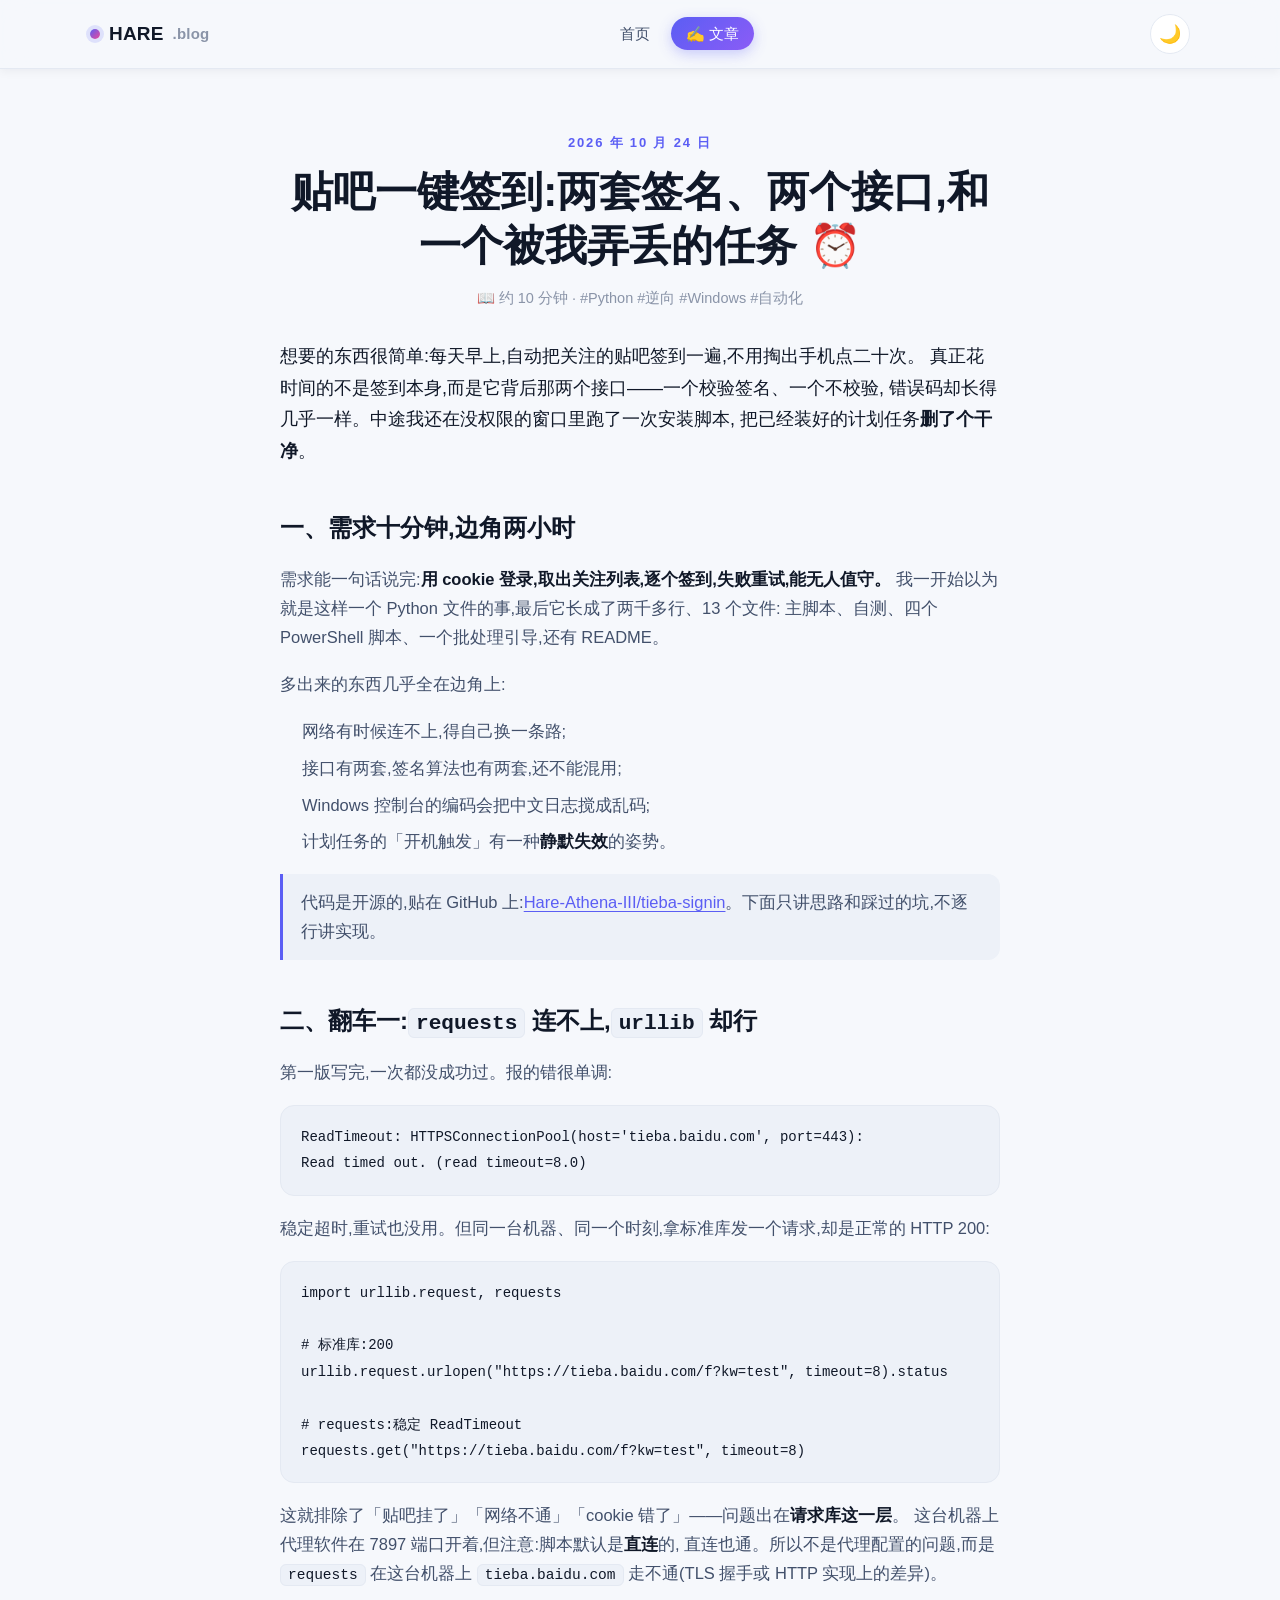
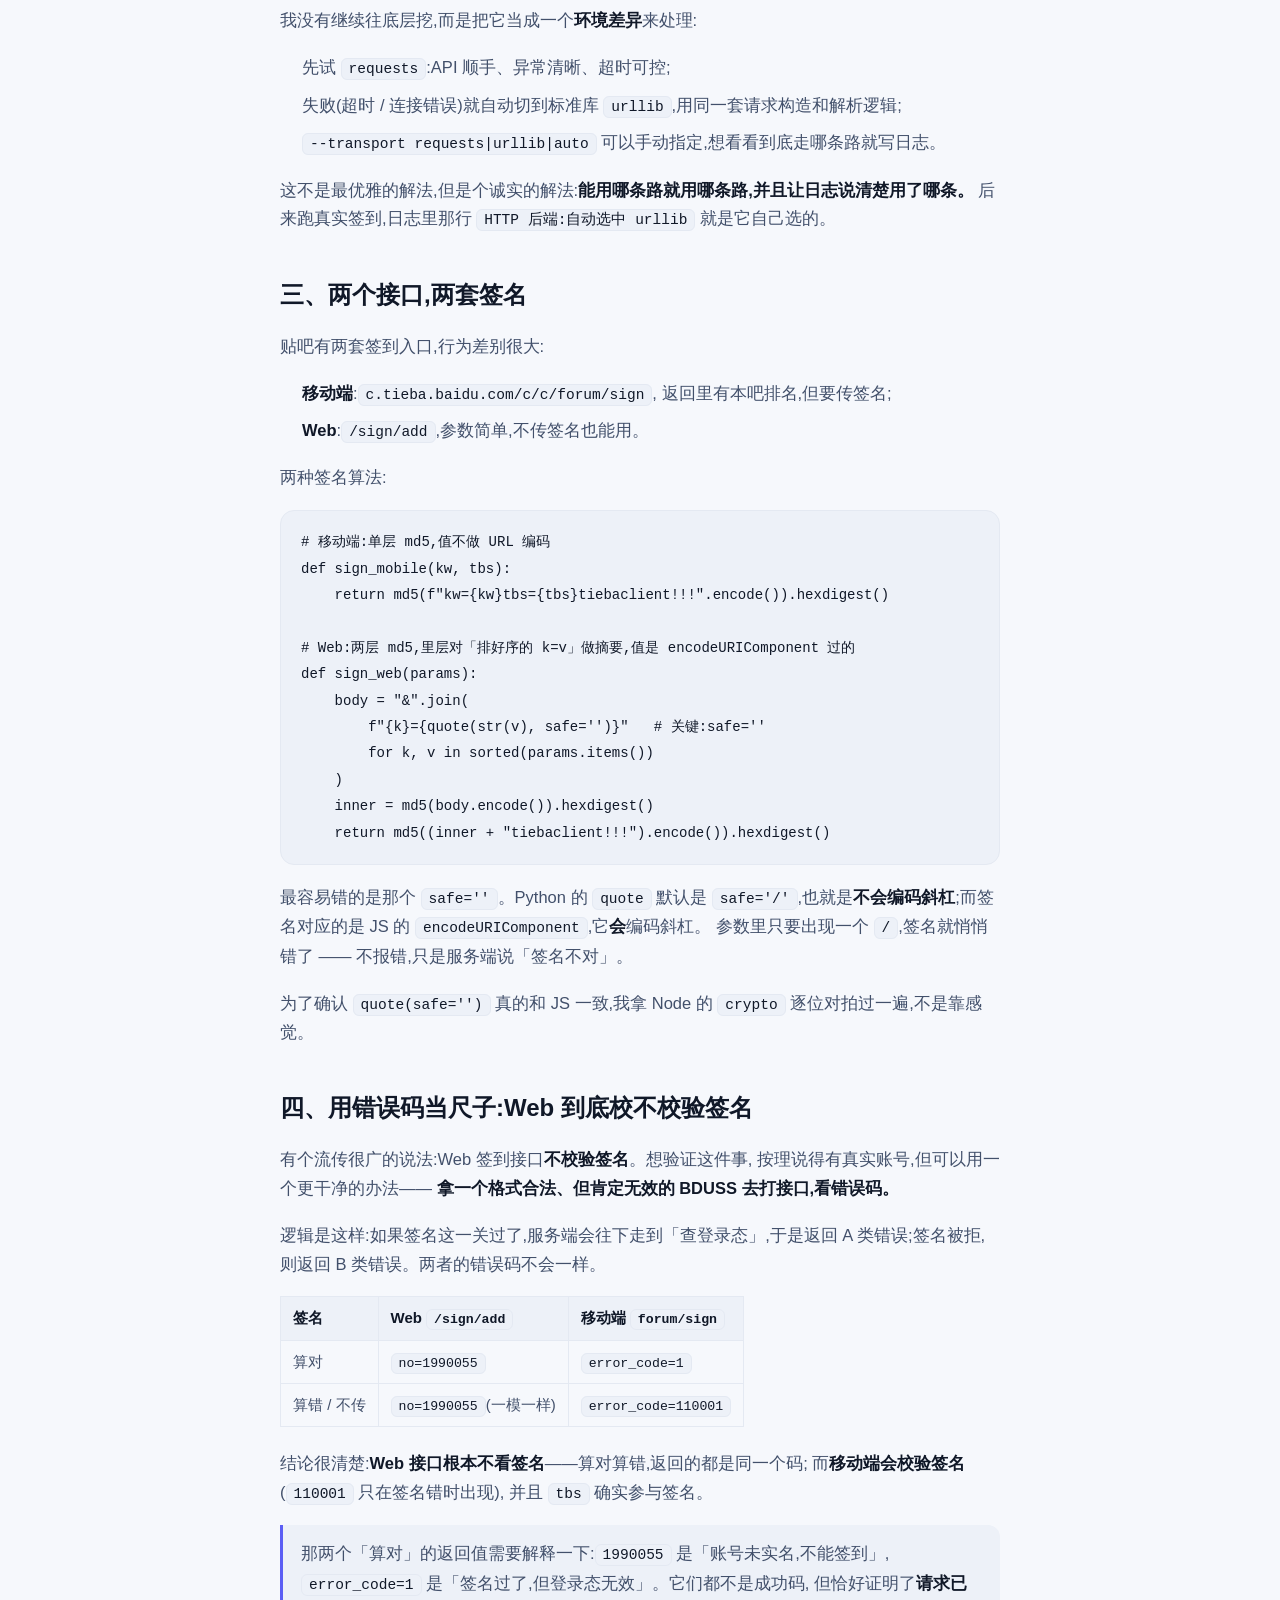
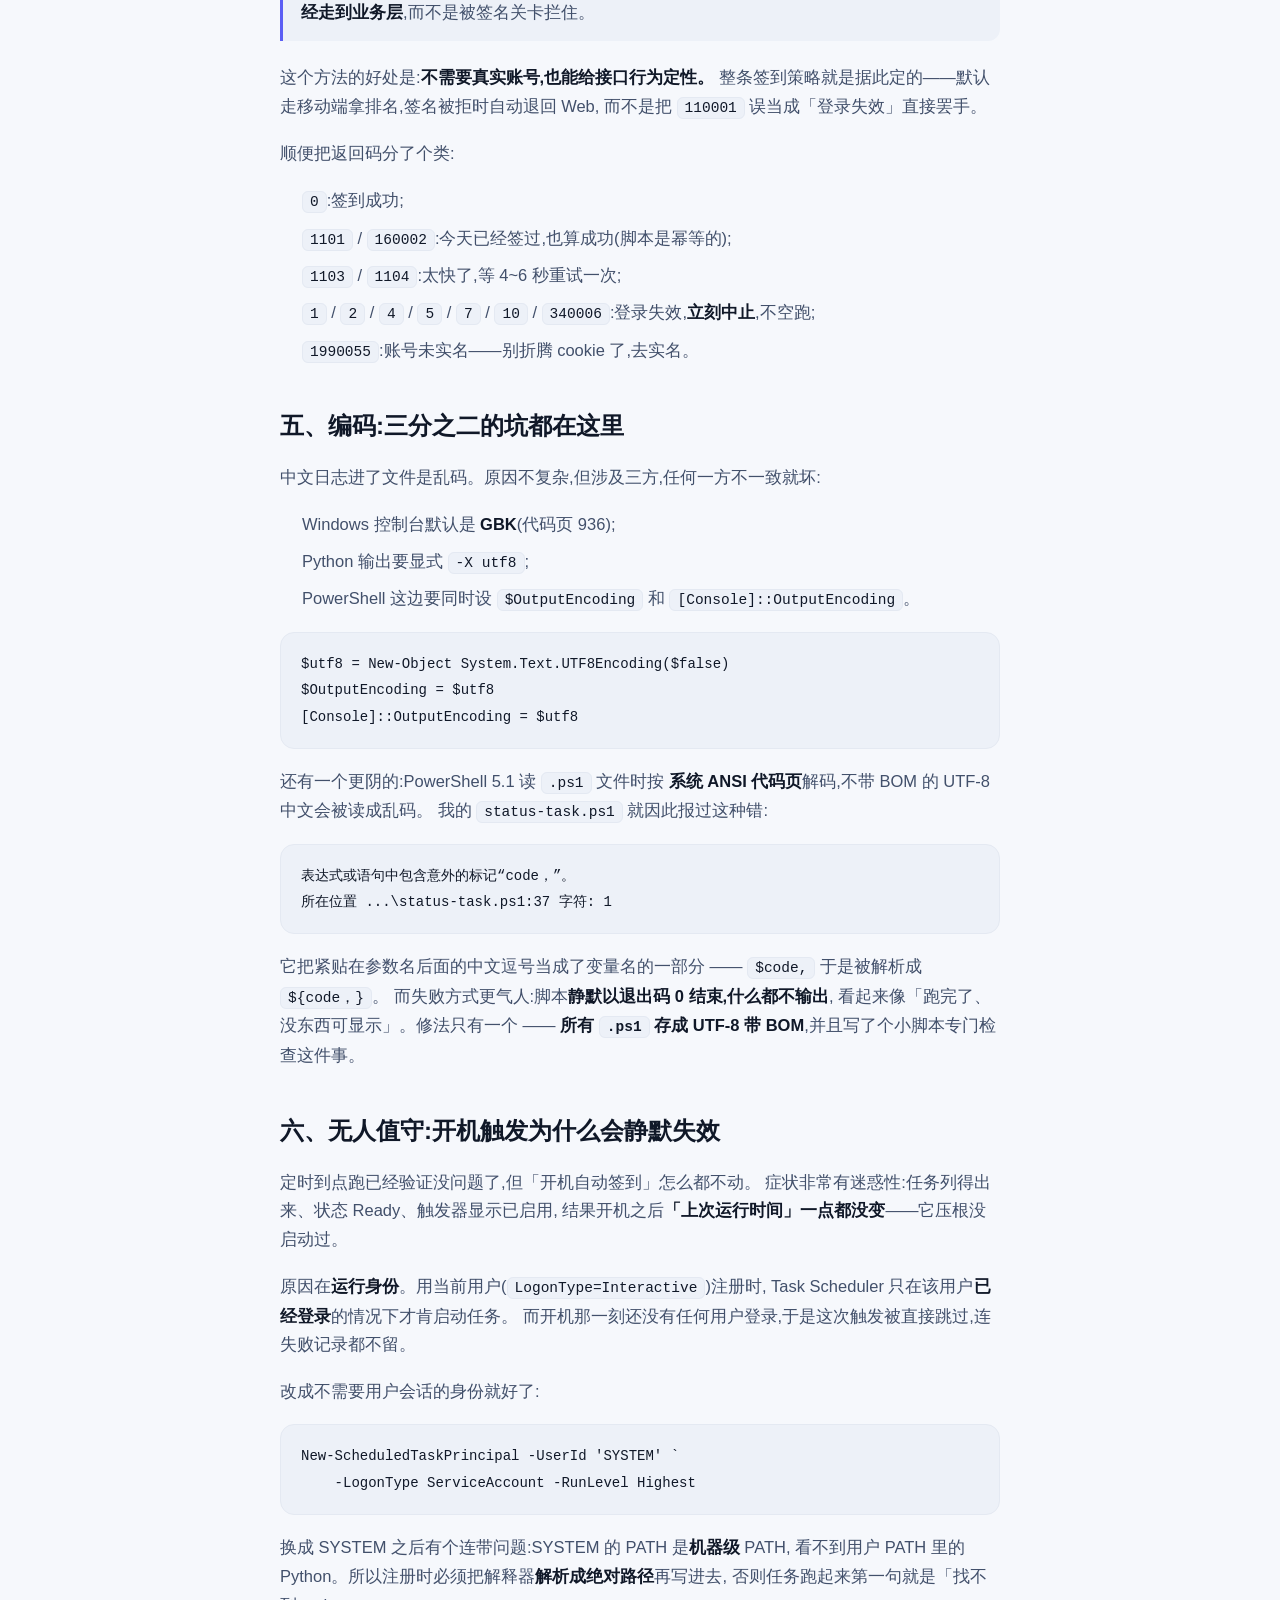
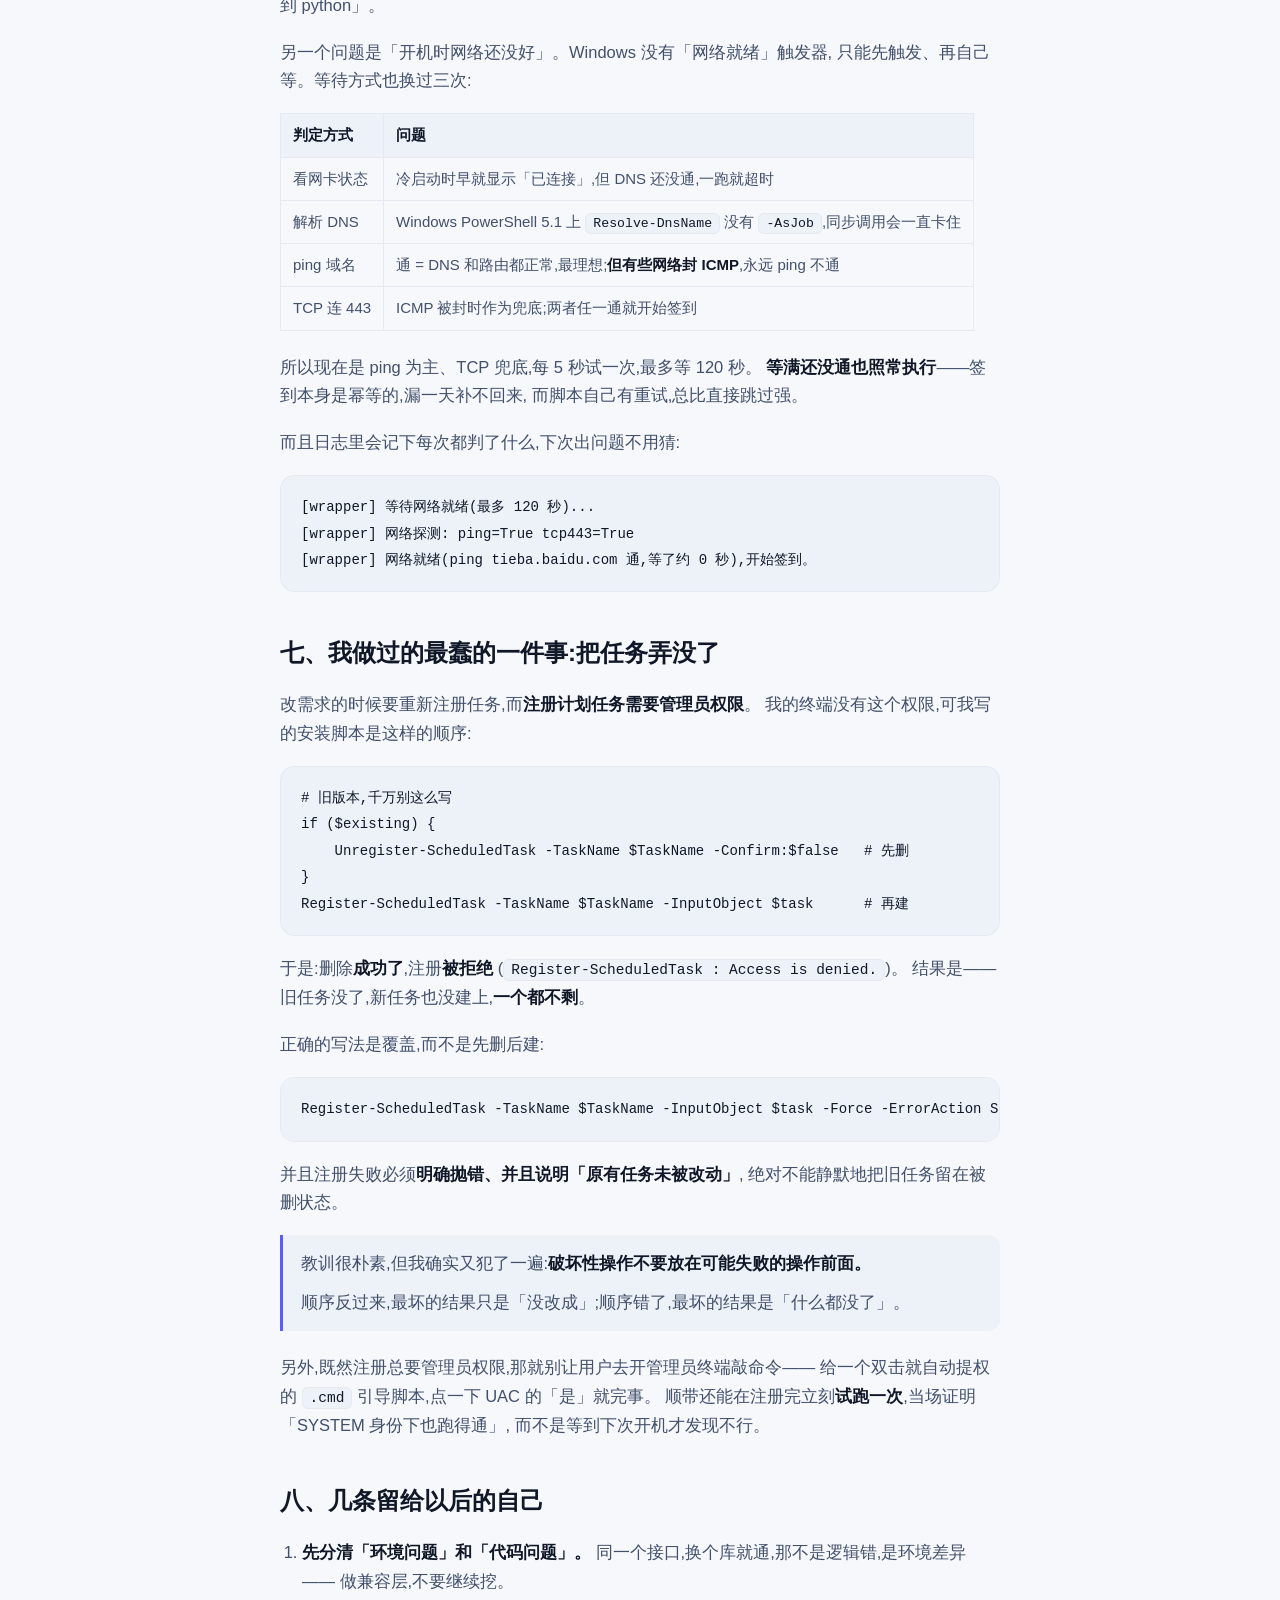
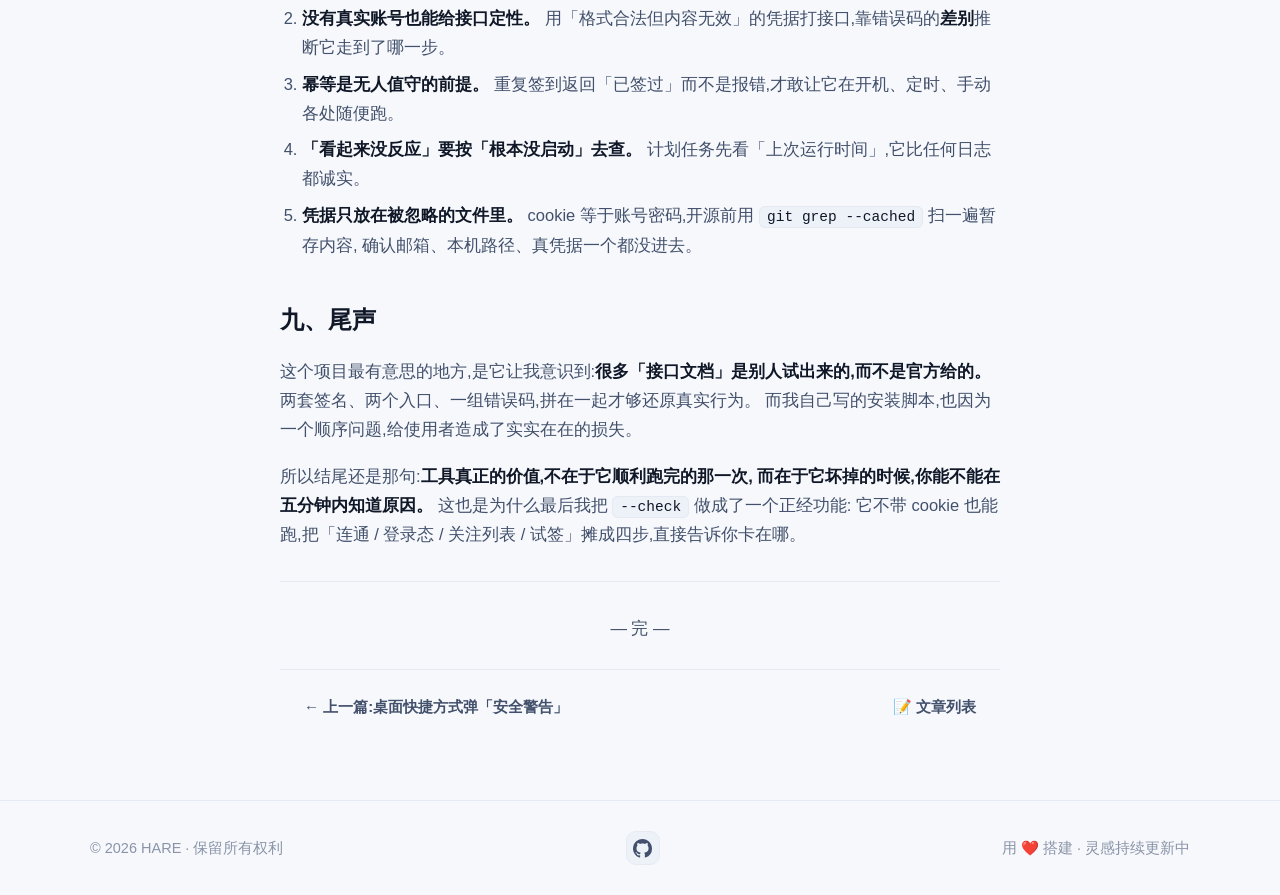
<file: posts/2026-10-24-tieba-auto-signin.html>
<!DOCTYPE html>
<html lang="zh-CN">
<head>
  <meta charset="UTF-8" />
  <meta name="viewport" content="width=device-width, initial-scale=1.0" />
  <title>贴吧一键签到:两套签名、两个接口,和一个被我弄丢的任务 · HARE 的博客</title>
  <meta name="description" content="用 Python 加一个 Windows 计划任务做贴吧自动签到。移动端和 Web 两个接口、两套签名算法,用错误码定标证明 Web 根本不校签名;以及一次把定时任务彻底弄丢的事故复盘。" />
  <link rel="icon" href="data:image/svg+xml,<svg xmlns='http://www.w3.org/2000/svg' viewBox='0 0 100 100'><text y='.9em' font-size='90'>🌟</text></svg>" />
  <link rel="stylesheet" href="../style.css" />
  <style>
    /* ---------- 本页专用:表格 / 提示框 ---------- */
    .article table {
      width: 100%; border-collapse: collapse; margin: 0 0 22px;
      font-size: 15px; display: block; overflow-x: auto;
    }
    .article th, .article td {
      border: 1px solid var(--border); padding: 8px 12px;
      text-align: left; color: var(--text-2); vertical-align: top;
    }
    .article th { background: var(--surface-2); color: var(--text); white-space: nowrap; }
    .note {
      background: var(--surface-2); border-left: 3px solid var(--primary);
      border-radius: 0 12px 12px 0; padding: 14px 18px; margin: 0 0 22px;
    }
    .note p { margin-bottom: 10px; }
    .note > :last-child { margin-bottom: 0; }
  </style>
</head>
<body>
  <a class="skip-link" href="#main">跳到主要内容</a>

  <header class="site-header scrolled">
    <nav class="nav container" aria-label="主导航">
      <a class="brand" href="../index.html"><span class="brand-dot"></span>HARE<span class="brand-sub">.blog</span></a>
      <ul class="nav-menu" id="navMenu">
        <li><a href="../index.html" class="nav-link">首页</a></li>
        <li><a href="../index.html" class="nav-link nav-blog">✍️ 文章</a></li>
      </ul>
      <div class="nav-actions">
        <button class="theme-toggle" id="themeToggle" aria-label="切换深色 / 浅色模式">🌙</button>
        <button class="nav-toggle" id="navToggle" aria-label="打开菜单" aria-expanded="false" aria-controls="navMenu">
          <span></span><span></span><span></span>
        </button>
      </div>
    </nav>
  </header>

  <main id="main">
    <article class="container">
      <header class="page-head">
        <p class="eyebrow"><time datetime="2026-10-24">2026 年 10 月 24 日</time></p>
        <h1>贴吧一键签到:两套签名、两个接口,和一个被我弄丢的任务 ⏰</h1>
        <p class="p-meta">📖 约 10 分钟 · #Python #逆向 #Windows #自动化</p>
      </header>

      <div class="article">

        <p class="lead">
          想要的东西很简单:每天早上,自动把关注的贴吧签到一遍,不用掏出手机点二十次。
          真正花时间的不是签到本身,而是它背后那两个接口——一个校验签名、一个不校验,
          错误码却长得几乎一样。中途我还在没权限的窗口里跑了一次安装脚本,
          把已经装好的计划任务<strong>删了个干净</strong>。
        </p>

        <h2>一、需求十分钟,边角两小时</h2>
        <p>
          需求能一句话说完:<strong>用 cookie 登录,取出关注列表,逐个签到,失败重试,能无人值守。</strong>
          我一开始以为就是这样一个 Python 文件的事,最后它长成了两千多行、13 个文件:
          主脚本、自测、四个 PowerShell 脚本、一个批处理引导,还有 README。
        </p>
        <p>多出来的东西几乎全在边角上:</p>
        <ul>
          <li>网络有时候连不上,得自己换一条路;</li>
          <li>接口有两套,签名算法也有两套,还不能混用;</li>
          <li>Windows 控制台的编码会把中文日志搅成乱码;</li>
          <li>计划任务的「开机触发」有一种<strong>静默失效</strong>的姿势。</li>
        </ul>
        <div class="note">
          <p>代码是开源的,贴在 GitHub 上:<a href="https://github.com/Hare-Athena-III/tieba-signin">Hare-Athena-III/tieba-signin</a>。下面只讲思路和踩过的坑,不逐行讲实现。</p>
        </div>

        <h2>二、翻车一:<code>requests</code> 连不上,<code>urllib</code> 却行</h2>
        <p>
          第一版写完,一次都没成功过。报的错很单调:
        </p>
        <pre><code>ReadTimeout: HTTPSConnectionPool(host='tieba.baidu.com', port=443):
Read timed out. (read timeout=8.0)</code></pre>
        <p>
          稳定超时,重试也没用。但同一台机器、同一个时刻,拿标准库发一个请求,却是正常的 HTTP 200:
        </p>
        <pre><code>import urllib.request, requests

# 标准库:200
urllib.request.urlopen("https://tieba.baidu.com/f?kw=test", timeout=8).status

# requests:稳定 ReadTimeout
requests.get("https://tieba.baidu.com/f?kw=test", timeout=8)</code></pre>
        <p>
          这就排除了「贴吧挂了」「网络不通」「cookie 错了」——问题出在<strong>请求库这一层</strong>。
          这台机器上代理软件在 7897 端口开着,但注意:脚本默认是<strong>直连</strong>的,
          直连也通。所以不是代理配置的问题,而是 <code>requests</code> 在这台机器上
          <code>tieba.baidu.com</code> 走不通(TLS 握手或 HTTP 实现上的差异)。
        </p>
        <p>我没有继续往底层挖,而是把它当成一个<strong>环境差异</strong>来处理:</p>
        <ul>
          <li>先试 <code>requests</code>:API 顺手、异常清晰、超时可控;</li>
          <li>失败(超时 / 连接错误)就自动切到标准库 <code>urllib</code>,用同一套请求构造和解析逻辑;</li>
          <li><code>--transport requests|urllib|auto</code> 可以手动指定,想看看到底走哪条路就写日志。</li>
        </ul>
        <p>
          这不是最优雅的解法,但是个诚实的解法:<strong>能用哪条路就用哪条路,并且让日志说清楚用了哪条。</strong>
          后来跑真实签到,日志里那行 <code>HTTP 后端:自动选中 urllib</code> 就是它自己选的。
        </p>

        <h2>三、两个接口,两套签名</h2>
        <p>贴吧有两套签到入口,行为差别很大:</p>
        <ul>
          <li>
            <strong>移动端</strong>:<code>c.tieba.baidu.com/c/c/forum/sign</code>,
            返回里有本吧排名,但要传签名;
          </li>
          <li>
            <strong>Web</strong>:<code>/sign/add</code>,参数简单,不传签名也能用。
          </li>
        </ul>
        <p>两种签名算法:</p>
        <pre><code># 移动端:单层 md5,值不做 URL 编码
def sign_mobile(kw, tbs):
    return md5(f"kw={kw}tbs={tbs}tiebaclient!!!".encode()).hexdigest()

# Web:两层 md5,里层对「排好序的 k=v」做摘要,值是 encodeURIComponent 过的
def sign_web(params):
    body = "&".join(
        f"{k}={quote(str(v), safe='')}"   # 关键:safe=''
        for k, v in sorted(params.items())
    )
    inner = md5(body.encode()).hexdigest()
    return md5((inner + "tiebaclient!!!").encode()).hexdigest()</code></pre>
        <p>
          最容易错的是那个 <code>safe=''</code>。Python 的 <code>quote</code> 默认是
          <code>safe='/'</code>,也就是<strong>不会编码斜杠</strong>;而签名对应的是 JS 的
          <code>encodeURIComponent</code>,它<strong>会</strong>编码斜杠。
          参数里只要出现一个 <code>/</code>,签名就悄悄错了 —— 不报错,只是服务端说「签名不对」。
        </p>
        <p>
          为了确认 <code>quote(safe='')</code> 真的和 JS 一致,我拿 Node 的 <code>crypto</code>
          逐位对拍过一遍,不是靠感觉。
        </p>

        <h2>四、用错误码当尺子:Web 到底校不校验签名</h2>
        <p>
          有个流传很广的说法:Web 签到接口<strong>不校验签名</strong>。想验证这件事,
          按理说得有真实账号,但可以用一个更干净的办法——
          <strong>拿一个格式合法、但肯定无效的 BDUSS 去打接口,看错误码。</strong>
        </p>
        <p>逻辑是这样:如果签名这一关过了,服务端会往下走到「查登录态」,于是返回 A 类错误;签名被拒,则返回 B 类错误。两者的错误码不会一样。</p>
        <table>
          <thead>
            <tr><th>签名</th><th>Web <code>/sign/add</code></th><th>移动端 <code>forum/sign</code></th></tr>
          </thead>
          <tbody>
            <tr><td>算对</td><td><code>no=1990055</code></td><td><code>error_code=1</code></td></tr>
            <tr><td>算错 / 不传</td><td><code>no=1990055</code>(一模一样)</td><td><code>error_code=110001</code></td></tr>
          </tbody>
        </table>
        <p>
          结论很清楚:<strong>Web 接口根本不看签名</strong>——算对算错,返回的都是同一个码;
          而<strong>移动端会校验签名</strong>(<code>110001</code> 只在签名错时出现),
          并且 <code>tbs</code> 确实参与签名。
        </p>
        <div class="note">
          <p>
            那两个「算对」的返回值需要解释一下:<code>1990055</code> 是「账号未实名,不能签到」,
            <code>error_code=1</code> 是「签名过了,但登录态无效」。它们都不是成功码,
            但恰好证明了<strong>请求已经走到业务层</strong>,而不是被签名关卡拦住。
          </p>
        </div>
        <p>
          这个方法的好处是:<strong>不需要真实账号,也能给接口行为定性。</strong>
          整条签到策略就是据此定的——默认走移动端拿排名,签名被拒时自动退回 Web,
          而不是把 <code>110001</code> 误当成「登录失效」直接罢手。
        </p>
        <p>顺便把返回码分了个类:</p>
        <ul>
          <li><code>0</code>:签到成功;</li>
          <li><code>1101</code> / <code>160002</code>:今天已经签过,也算成功(脚本是幂等的);</li>
          <li><code>1103</code> / <code>1104</code>:太快了,等 4~6 秒重试一次;</li>
          <li><code>1</code> / <code>2</code> / <code>4</code> / <code>5</code> / <code>7</code> / <code>10</code> / <code>340006</code>:登录失效,<strong>立刻中止</strong>,不空跑;</li>
          <li><code>1990055</code>:账号未实名——别折腾 cookie 了,去实名。</li>
        </ul>

        <h2>五、编码:三分之二的坑都在这里</h2>
        <p>
          中文日志进了文件是乱码。原因不复杂,但涉及三方,任何一方不一致就坏:
        </p>
        <ul>
          <li>Windows 控制台默认是 <strong>GBK</strong>(代码页 936);</li>
          <li>Python 输出要显式 <code>-X utf8</code>;</li>
          <li>PowerShell 这边要同时设 <code>$OutputEncoding</code> 和 <code>[Console]::OutputEncoding</code>。</li>
        </ul>
        <pre><code>$utf8 = New-Object System.Text.UTF8Encoding($false)
$OutputEncoding = $utf8
[Console]::OutputEncoding = $utf8</code></pre>
        <p>
          还有一个更阴的:PowerShell 5.1 读 <code>.ps1</code> 文件时按
          <strong>系统 ANSI 代码页</strong>解码,不带 BOM 的 UTF-8 中文会被读成乱码。
          我的 <code>status-task.ps1</code> 就因此报过这种错:
        </p>
        <pre><code>表达式或语句中包含意外的标记“code，”。
所在位置 ...\status-task.ps1:37 字符: 1</code></pre>
        <p>
          它把紧贴在参数名后面的中文逗号当成了变量名的一部分 ——
          <code>$code,</code> 于是被解析成 <code>${code，}</code>。
          而失败方式更气人:脚本<strong>静默以退出码 0 结束,什么都不输出</strong>,
          看起来像「跑完了、没东西可显示」。修法只有一个 ——
          <strong>所有 <code>.ps1</code> 存成 UTF-8 带 BOM</strong>,并且写了个小脚本专门检查这件事。
        </p>

        <h2>六、无人值守:开机触发为什么会静默失效</h2>
        <p>
          定时到点跑已经验证没问题了,但「开机自动签到」怎么都不动。
          症状非常有迷惑性:任务列得出来、状态 Ready、触发器显示已启用,
          结果开机之后<strong>「上次运行时间」一点都没变</strong>——它压根没启动过。
        </p>
        <p>
          原因在<strong>运行身份</strong>。用当前用户(<code>LogonType=Interactive</code>)注册时,
          Task Scheduler 只在该用户<strong>已经登录</strong>的情况下才肯启动任务。
          而开机那一刻还没有任何用户登录,于是这次触发被直接跳过,连失败记录都不留。
        </p>
        <p>改成不需要用户会话的身份就好了:</p>
        <pre><code>New-ScheduledTaskPrincipal -UserId 'SYSTEM' `
    -LogonType ServiceAccount -RunLevel Highest</code></pre>
        <p>
          换成 SYSTEM 之后有个连带问题:SYSTEM 的 PATH 是<strong>机器级</strong> PATH,
          看不到用户 PATH 里的 Python。所以注册时必须把解释器<strong>解析成绝对路径</strong>再写进去,
          否则任务跑起来第一句就是「找不到 python」。
        </p>
        <p>
          另一个问题是「开机时网络还没好」。Windows 没有「网络就绪」触发器,
          只能先触发、再自己等。等待方式也换过三次:
        </p>
        <table>
          <thead>
            <tr><th>判定方式</th><th>问题</th></tr>
          </thead>
          <tbody>
            <tr><td>看网卡状态</td><td>冷启动时早就显示「已连接」,但 DNS 还没通,一跑就超时</td></tr>
            <tr><td>解析 DNS</td><td>Windows PowerShell 5.1 上 <code>Resolve-DnsName</code> 没有 <code>-AsJob</code>,同步调用会一直卡住</td></tr>
            <tr><td>ping 域名</td><td>通 = DNS 和路由都正常,最理想;<strong>但有些网络封 ICMP</strong>,永远 ping 不通</td></tr>
            <tr><td>TCP 连 443</td><td>ICMP 被封时作为兜底;两者任一通就开始签到</td></tr>
          </tbody>
        </table>
        <p>
          所以现在是 ping 为主、TCP 兜底,每 5 秒试一次,最多等 120 秒。
          <strong>等满还没通也照常执行</strong>——签到本身是幂等的,漏一天补不回来,
          而脚本自己有重试,总比直接跳过强。
        </p>
        <p>而且日志里会记下每次都判了什么,下次出问题不用猜:</p>
        <pre><code>[wrapper] 等待网络就绪(最多 120 秒)...
[wrapper] 网络探测: ping=True tcp443=True
[wrapper] 网络就绪(ping tieba.baidu.com 通,等了约 0 秒),开始签到。</code></pre>

        <h2>七、我做过的最蠢的一件事:把任务弄没了</h2>
        <p>
          改需求的时候要重新注册任务,而<strong>注册计划任务需要管理员权限</strong>。
          我的终端没有这个权限,可我写的安装脚本是这样的顺序:
        </p>
        <pre><code># 旧版本,千万别这么写
if ($existing) {
    Unregister-ScheduledTask -TaskName $TaskName -Confirm:$false   # 先删
}
Register-ScheduledTask -TaskName $TaskName -InputObject $task      # 再建</code></pre>
        <p>
          于是:删除<strong>成功了</strong>,注册<strong>被拒绝</strong>
          (<code>Register-ScheduledTask : Access is denied.</code>)。
          结果是——旧任务没了,新任务也没建上,<strong>一个都不剩</strong>。
        </p>
        <p>正确的写法是覆盖,而不是先删后建:</p>
        <pre><code>Register-ScheduledTask -TaskName $TaskName -InputObject $task -Force -ErrorAction Stop</code></pre>
        <p>
          并且注册失败必须<strong>明确抛错、并且说明「原有任务未被改动」</strong>,
          绝对不能静默地把旧任务留在被删状态。
        </p>
        <div class="note">
          <p>教训很朴素,但我确实又犯了一遍:<strong>破坏性操作不要放在可能失败的操作前面。</strong></p>
          <p>顺序反过来,最坏的结果只是「没改成」;顺序错了,最坏的结果是「什么都没了」。</p>
        </div>
        <p>
          另外,既然注册总要管理员权限,那就别让用户去开管理员终端敲命令——
          给一个双击就自动提权的 <code>.cmd</code> 引导脚本,点一下 UAC 的「是」就完事。
          顺带还能在注册完立刻<strong>试跑一次</strong>,当场证明「SYSTEM 身份下也跑得通」,
          而不是等到下次开机才发现不行。
        </p>

        <h2>八、几条留给以后的自己</h2>
        <ol>
          <li>
            <strong>先分清「环境问题」和「代码问题」。</strong>
            同一个接口,换个库就通,那不是逻辑错,是环境差异 —— 做兼容层,不要继续挖。
          </li>
          <li>
            <strong>没有真实账号也能给接口定性。</strong>
            用「格式合法但内容无效」的凭据打接口,靠错误码的<strong>差别</strong>推断它走到了哪一步。
          </li>
          <li>
            <strong>幂等是无人值守的前提。</strong>
            重复签到返回「已签过」而不是报错,才敢让它在开机、定时、手动各处随便跑。
          </li>
          <li>
            <strong>「看起来没反应」要按「根本没启动」去查。</strong>
            计划任务先看「上次运行时间」,它比任何日志都诚实。
          </li>
          <li>
            <strong>凭据只放在被忽略的文件里。</strong>
            cookie 等于账号密码,开源前用 <code>git grep --cached</code> 扫一遍暂存内容,
            确认邮箱、本机路径、真凭据一个都没进去。
          </li>
        </ol>

        <h2>九、尾声</h2>
        <p>
          这个项目最有意思的地方,是它让我意识到:<strong>很多「接口文档」是别人试出来的,而不是官方给的。</strong>
          两套签名、两个入口、一组错误码,拼在一起才够还原真实行为。
          而我自己写的安装脚本,也因为一个顺序问题,给使用者造成了实实在在的损失。
        </p>
        <p>
          所以结尾还是那句:<strong>工具真正的价值,不在于它顺利跑完的那一次,
          而在于它坏掉的时候,你能不能在五分钟内知道原因。</strong>
          这也是为什么最后我把 <code>--check</code> 做成了一个正经功能:
          它不带 cookie 也能跑,把「连通 / 登录态 / 关注列表 / 试签」摊成四步,直接告诉你卡在哪。
        </p>

        <hr />
        <p style="text-align:center">— 完 —</p>
      </div>
      <nav class="post-nav" aria-label="文章导航">
        <a href="2026-10-09-shortcut-security-warning.html">← 上一篇:桌面快捷方式弹「安全警告」</a>
        <a href="../index.html">📝 文章列表</a>
      </nav>
    </article>
  </main>

  <footer class="site-footer">
    <div class="container footer-inner">
      <p>© <span id="year">2026</span> HARE · 保留所有权利</p>
      <p class="footer-links">
        <a href="https://github.com/Hare-Athena-III" target="_blank" rel="noopener noreferrer" aria-label="GitHub">
          <svg viewBox="0 0 16 16" aria-hidden="true"><path d="M8 0C3.58 0 0 3.58 0 8c0 3.54 2.29 6.53 5.47 7.59.4.07.55-.17.55-.38 0-.19-.01-.82-.01-1.49-2.01.37-2.53-.49-2.69-.94-.09-.23-.48-.94-.82-1.13-.28-.15-.68-.52-.01-.53.63-.01 1.08.58 1.23.82.72 1.21 1.87.87 2.33.66.07-.52.28-.87.51-1.07-1.78-.2-3.64-.89-3.64-3.95 0-.87.31-1.59.82-2.15-.08-.2-.36-1.02.08-2.12 0 0 .67-.21 2.2.82.64-.18 1.32-.27 2-.27s1.36.09 2 .27c1.53-1.04 2.2-.82 2.2-.82.44 1.1.16 1.92.08 2.12.51.56.82 1.27.82 2.15 0 3.07-1.87 3.75-3.65 3.95.29.25.54.73.54 1.48 0 1.07-.01 1.93-.01 2.2 0 .21.15.46.55.38A8.01 8.01 0 0 0 16 8c0-4.42-3.58-8-8-8z"/></svg>
        </a>
      </p>
      <p>用 ❤️ 搭建 · 灵感持续更新中</p>
    </div>
  </footer>

  <button class="back-top" id="backTop" aria-label="回到顶部">↑</button>

  <script src="../script.js"></script>
</body>
</html>
</file>
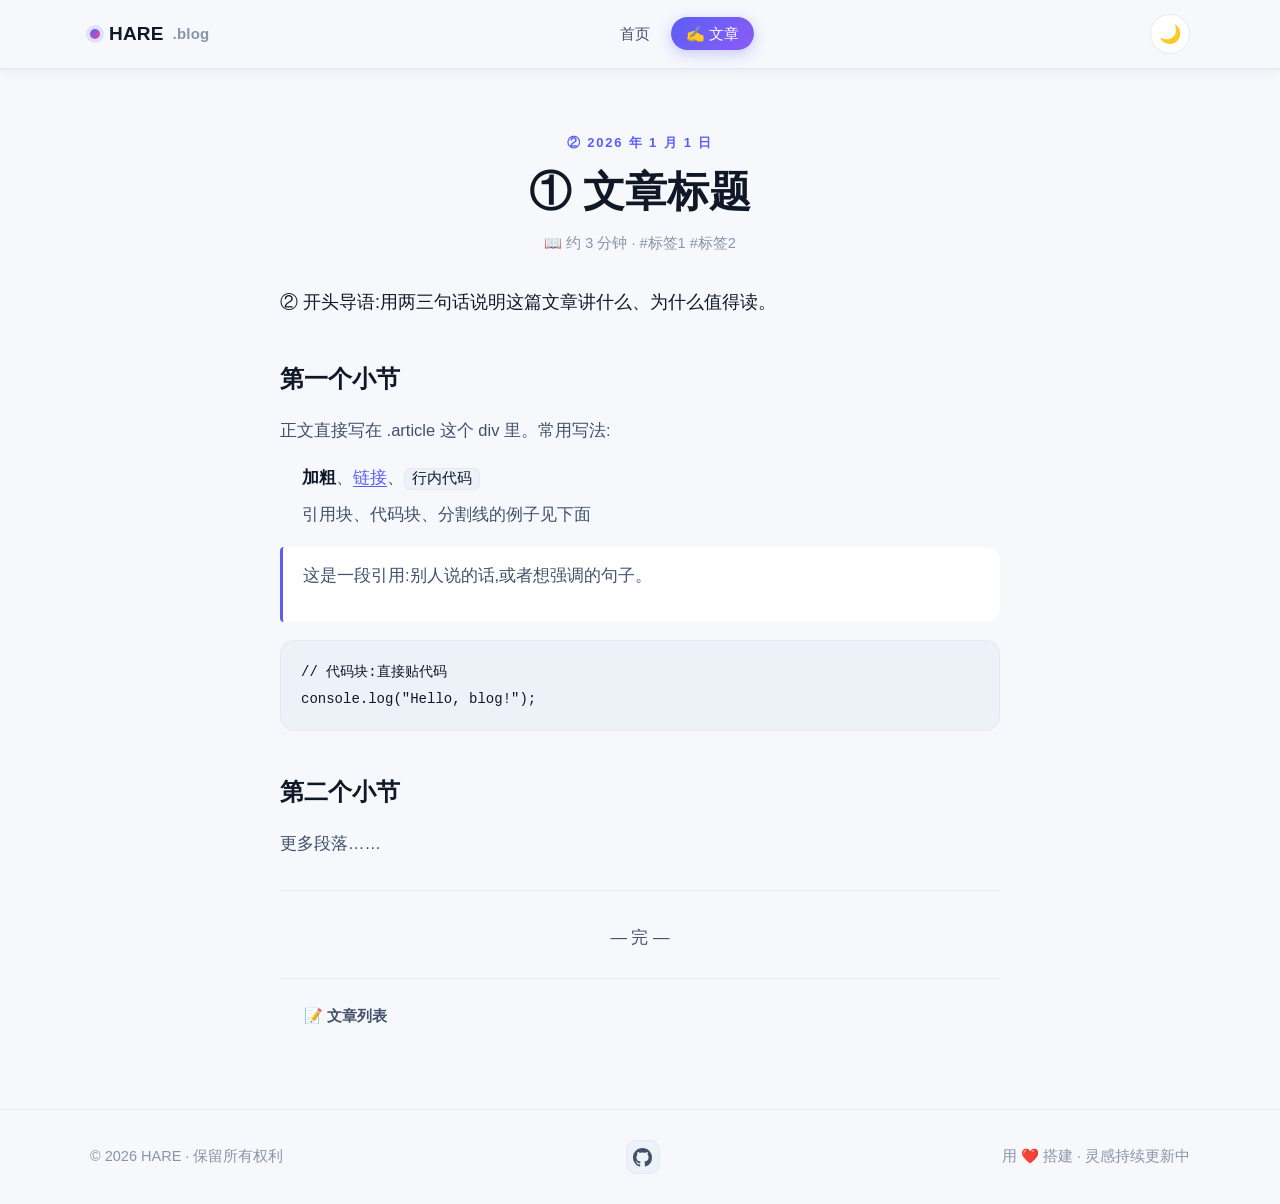
<file: posts/template.html>
<!DOCTYPE html>
<html lang="zh-CN">
<head>
  <!-- ✍️ 写新文章的步骤:
       1. 复制本文件,重命名为:日期-英文短标题.html(如 2026-09-15-my-post.html)
       2. 搜索「①②③」依次修改:标题 / 日期 / 正文
       3. 在 index.html 的文章列表里加上这篇文章的链接
       4. git add . && git commit -m "新文章" && git push
  -->
  <meta charset="UTF-8" />
  <meta name="viewport" content="width=device-width, initial-scale=1.0" />
  <title>① 文章标题 · HARE 的博客</title>
  <meta name="description" content="② 一两句话的文章摘要,会显示在搜索结果里。" />
  <link rel="icon" href="data:image/svg+xml,<svg xmlns='http://www.w3.org/2000/svg' viewBox='0 0 100 100'><text y='.9em' font-size='90'>🌟</text></svg>" />
  <link rel="stylesheet" href="../style.css" />
</head>
<body>
  <header class="site-header scrolled">
    <nav class="nav container" aria-label="主导航">
      <a class="brand" href="../index.html"><span class="brand-dot"></span>HARE<span class="brand-sub">.blog</span></a>
      <ul class="nav-menu" id="navMenu">
        <li><a href="../index.html" class="nav-link">首页</a></li>
        <li><a href="../index.html" class="nav-link nav-blog">✍️ 文章</a></li>
      </ul>
      <div class="nav-actions">
        <button class="theme-toggle" id="themeToggle" aria-label="切换深色 / 浅色模式">🌙</button>
        <button class="nav-toggle" id="navToggle" aria-label="打开菜单" aria-expanded="false" aria-controls="navMenu">
          <span></span><span></span><span></span>
        </button>
      </div>
    </nav>
  </header>

  <main id="main">
    <article class="container">
      <header class="page-head">
        <p class="eyebrow"><time datetime="2026-01-01">② 2026 年 1 月 1 日</time></p>
        <h1>① 文章标题</h1>
        <p class="p-meta">📖 约 3 分钟 · #标签1 #标签2</p>
      </header>

      <div class="article">
        <p class="lead">② 开头导语:用两三句话说明这篇文章讲什么、为什么值得读。</p>

        <h2>第一个小节</h2>
        <p>正文直接写在 .article 这个 div 里。常用写法:</p>
        <ul>
          <li><strong>加粗</strong>、<a href="#">链接</a>、<code>行内代码</code></li>
          <li>引用块、代码块、分割线的例子见下面</li>
        </ul>

        <blockquote><p>这是一段引用:别人说的话,或者想强调的句子。</p></blockquote>

        <pre><code>// 代码块:直接贴代码
console.log("Hello, blog!");</code></pre>

        <h2>第二个小节</h2>
        <p>更多段落……</p>
        <hr />
        <p style="text-align:center">— 完 —</p>
      </div>

      <nav class="post-nav" aria-label="文章导航">
        <a href="../index.html">📝 文章列表</a>
      </nav>
    </article>
  </main>

  <footer class="site-footer">
    <div class="container footer-inner">
      <p>© <span id="year">2026</span> HARE · 保留所有权利</p>
      <p class="footer-links">
        <a href="https://github.com/Hare-Athena-III" target="_blank" rel="noopener noreferrer" aria-label="GitHub">
          <svg viewBox="0 0 16 16" aria-hidden="true"><path d="M8 0C3.58 0 0 3.58 0 8c0 3.54 2.29 6.53 5.47 7.59.4.07.55-.17.55-.38 0-.19-.01-.82-.01-1.49-2.01.37-2.53-.49-2.69-.94-.09-.23-.48-.94-.82-1.13-.28-.15-.68-.52-.01-.53.63-.01 1.08.58 1.23.82.72 1.21 1.87.87 2.33.66.07-.52.28-.87.51-1.07-1.78-.2-3.64-.89-3.64-3.95 0-.87.31-1.59.82-2.15-.08-.2-.36-1.02.08-2.12 0 0 .67-.21 2.2.82.64-.18 1.32-.27 2-.27s1.36.09 2 .27c1.53-1.04 2.2-.82 2.2-.82.44 1.1.16 1.92.08 2.12.51.56.82 1.27.82 2.15 0 3.07-1.87 3.75-3.65 3.95.29.25.54.73.54 1.48 0 1.07-.01 1.93-.01 2.2 0 .21.15.46.55.38A8.01 8.01 0 0 0 16 8c0-4.42-3.58-8-8-8z"/></svg>
        </a>
      </p>
      <p>用 ❤️ 搭建 · 灵感持续更新中</p>
    </div>
  </footer>

  <button class="back-top" id="backTop" aria-label="回到顶部">↑</button>

  <script src="../script.js"></script>
</body>
</html>
</file>
<file: style.css>
/* =====================================================
   个人网站样式表
   主题色、深浅色模式都在 :root / [data-theme] 变量里改
   ===================================================== */

:root {
  --bg: #f6f8fc;
  --surface: #ffffff;
  --surface-2: #edf1f8;
  --text: #101828;
  --text-2: #42506b;
  --muted: #8a94a8;
  --primary: #5b5ef4;
  --primary-2: #8b5cf6;
  --pink: #ec4899;
  --teal: #14b8a6;
  --amber: #f59e0b;
  --border: #e4e9f2;
  --nav-bg: rgba(246, 248, 252, 0.82);
  --shadow-sm: 0 2px 10px rgba(15, 23, 42, 0.06);
  --shadow-md: 0 14px 34px rgba(15, 23, 42, 0.10);
  --radius: 18px;
  --header-h: 68px;
  --font: -apple-system, BlinkMacSystemFont, "Segoe UI", "PingFang SC",
    "Hiragino Sans GB", "Microsoft YaHei", "Noto Sans SC", sans-serif;
}

html[data-theme="dark"] {
  --bg: #0b1020;
  --surface: #141b31;
  --surface-2: #0f1526;
  --text: #e9edf8;
  --text-2: #b4bed6;
  --muted: #6d7893;
  --border: #242e4d;
  --nav-bg: rgba(11, 16, 32, 0.78);
  --shadow-sm: 0 2px 10px rgba(0, 0, 0, 0.35);
  --shadow-md: 0 16px 40px rgba(0, 0, 0, 0.45);
}

/* ---------- 基础 ---------- */
* { margin: 0; padding: 0; box-sizing: border-box; }

html {
  scroll-behavior: smooth;
  scroll-padding-top: calc(var(--header-h) + 14px);
}

body {
  font-family: var(--font);
  background: var(--bg);
  color: var(--text);
  line-height: 1.75;
  transition: background 0.35s ease, color 0.35s ease;
  overflow-x: hidden;
}

img, svg { display: block; max-width: 100%; }
a { color: inherit; text-decoration: none; }
ul { list-style: none; }
button { font-family: inherit; cursor: pointer; border: none; background: none; color: inherit; }

::selection { background: var(--primary); color: #fff; }

:focus-visible { outline: 2px solid var(--primary); outline-offset: 3px; border-radius: 4px; }

.container { width: min(1100px, 100% - 48px); margin-inline: auto; }

.skip-link {
  position: fixed; top: -60px; left: 16px; z-index: 100;
  background: var(--primary); color: #fff; padding: 10px 18px; border-radius: 10px;
  transition: top 0.25s ease;
}
.skip-link:focus { top: 12px; }

/* ---------- 顶部导航 ---------- */
.site-header {
  position: fixed; inset: 0 0 auto 0; z-index: 50;
  transition: background 0.3s ease, box-shadow 0.3s ease, border-color 0.3s ease;
  border-bottom: 1px solid transparent;
}
.site-header.scrolled {
  background: var(--nav-bg);
  backdrop-filter: blur(14px);
  -webkit-backdrop-filter: blur(14px);
  border-color: var(--border);
  box-shadow: var(--shadow-sm);
}

.nav { display: flex; align-items: center; justify-content: space-between; height: var(--header-h); gap: 16px; }

.brand { display: flex; align-items: center; gap: 9px; font-weight: 800; font-size: 19px; letter-spacing: 0.01em; }
.brand-dot {
  width: 10px; height: 10px; border-radius: 50%;
  background: linear-gradient(135deg, var(--primary), var(--pink));
  box-shadow: 0 0 0 4px rgba(91, 94, 244, 0.15);
}
.brand-sub { color: var(--muted); font-weight: 600; font-size: 15px; }

.nav-menu { display: flex; align-items: center; gap: 6px; }
.nav-link {
  padding: 8px 15px; border-radius: 999px; font-size: 15px; font-weight: 500;
  color: var(--text-2); transition: color 0.2s, background 0.2s;
}
.nav-link:hover { color: var(--text); background: var(--surface-2); }

.nav-actions { display: flex; align-items: center; gap: 8px; }

.theme-toggle {
  width: 40px; height: 40px; border-radius: 50%;
  display: grid; place-items: center; font-size: 18px;
  background: var(--surface); border: 1px solid var(--border);
  transition: transform 0.2s;
}
.theme-toggle:hover { transform: rotate(18deg) scale(1.06); }

.nav-toggle {
  display: none; flex-direction: column; justify-content: center; gap: 5px;
  width: 40px; height: 40px; border-radius: 12px;
  background: var(--surface); border: 1px solid var(--border);
  align-items: center;
}
.nav-toggle span {
  width: 18px; height: 2px; border-radius: 2px; background: var(--text);
  transition: transform 0.3s ease, opacity 0.3s ease;
}
body.menu-open .nav-toggle span:nth-child(1) { transform: translateY(7px) rotate(45deg); }
body.menu-open .nav-toggle span:nth-child(2) { opacity: 0; }
body.menu-open .nav-toggle span:nth-child(3) { transform: translateY(-7px) rotate(-45deg); }

.eyebrow {
  color: var(--primary); font-weight: 700;
  letter-spacing: 0.14em; font-size: 13px; text-transform: uppercase;
}
html[data-theme="dark"] .eyebrow { color: #9ca0ff; }

.link-arrow { font-size: 14.5px; font-weight: 600; color: var(--text-2); transition: color 0.2s; }
.link-arrow:hover { color: var(--primary); }

/* ---------- 博客入口 / 列表 ---------- */
.nav-blog {
  color: #fff !important;
  background: linear-gradient(135deg, var(--primary), var(--primary-2));
  box-shadow: 0 4px 14px rgba(91, 94, 244, 0.30);
}
.nav-blog:hover { color: #fff; transform: translateY(-2px); }

.page-head {
  max-width: 760px; margin: 0 auto; text-align: center;
  padding: calc(var(--header-h) + 64px) 24px 30px;
}
.page-head h1 { margin-top: 10px; font-size: clamp(28px, 5vw, 42px); font-weight: 800; line-height: 1.3; }
.p-meta { color: var(--muted); font-size: 14.5px; margin-top: 12px; }

.blog-wrap { max-width: 760px; margin: 0 auto; padding-bottom: 40px; }
.post-list-item {
  display: block; padding: 28px 20px;
  border-radius: var(--radius); border-bottom: 1px solid var(--border);
  transition: background 0.2s ease;
}
.post-list-item:last-child { border-bottom: none; }
.post-list-item:hover { background: var(--surface); }
.post-list-item:hover h2 { color: var(--primary); }
.post-item-date {
  color: var(--muted); font-size: 13.5px; font-weight: 700;
  letter-spacing: 0.04em; font-variant-numeric: tabular-nums;
}
.post-list-item h2 { font-size: 21px; margin: 8px 0; line-height: 1.5; transition: color 0.2s ease; }
.post-item-excerpt { color: var(--muted); font-size: 15.5px; margin-bottom: 12px; }

/* ---------- 文章页排版 ---------- */
.article { max-width: 720px; margin: 0 auto; font-size: 16.5px; }
.article p { color: var(--text-2); margin-bottom: 18px; }
.article .lead { font-size: 18px; color: var(--text); }
.article h2 { font-size: 24px; margin: 40px 0 16px; }
.article h3 { font-size: 19px; margin: 30px 0 12px; }
.article ul, .article ol { margin: 0 0 18px 22px; color: var(--text-2); }
.article li { margin-bottom: 8px; }
.article a { color: var(--primary); text-decoration: underline; text-underline-offset: 3px; }
.article strong { color: var(--text); }
.article blockquote {
  border-left: 3px solid var(--primary);
  background: var(--surface);
  border-radius: 4px 14px 14px 4px;
  padding: 14px 20px; margin: 0 0 18px; color: var(--muted);
}
.article code {
  font-family: Consolas, "Courier New", monospace; font-size: 0.88em;
  background: var(--surface-2); border: 1px solid var(--border);
  padding: 2px 7px; border-radius: 6px; color: var(--text);
}
.article pre {
  background: var(--surface-2); border: 1px solid var(--border);
  border-radius: 14px; padding: 18px 20px; overflow-x: auto;
  margin: 0 0 18px; line-height: 1.6;
}
.article pre code { background: none; border: none; padding: 0; font-size: 14px; }
.article hr { border: none; border-top: 1px solid var(--border); margin: 32px 0; }
.article img { border-radius: 14px; margin-bottom: 18px; }

.post-nav {
  max-width: 720px; margin: 26px auto 0; padding: 24px 24px 80px;
  border-top: 1px solid var(--border);
  display: flex; justify-content: space-between; gap: 16px; flex-wrap: wrap;
}
.post-nav a { color: var(--text-2); font-weight: 600; font-size: 15px; transition: color 0.2s; }
.post-nav a:hover { color: var(--primary); }

/* ---------- 页脚 ---------- */
.site-footer {
  border-top: 1px solid var(--border);
  padding: 30px 0; color: var(--muted); font-size: 14.5px;
}
.footer-inner { display: flex; align-items: center; justify-content: space-between; gap: 12px; flex-wrap: wrap; }

/* ---------- 回到顶部 ---------- */
.back-top {
  position: fixed; right: 26px; bottom: 26px; z-index: 40;
  width: 48px; height: 48px; border-radius: 50%;
  display: grid; place-items: center; font-size: 20px; font-weight: 700;
  color: #fff; background: linear-gradient(135deg, var(--primary), var(--primary-2));
  box-shadow: 0 10px 24px rgba(91, 94, 244, 0.4);
  opacity: 0; visibility: hidden; transform: translateY(14px);
  transition: opacity 0.3s ease, transform 0.3s ease, visibility 0.3s;
}
.back-top.show { opacity: 1; visibility: visible; transform: none; }
.back-top:hover { transform: translateY(-4px); }

/* ---------- 页脚链接 ---------- */
.footer-links a {
  display: grid; place-items: center;
  width: 34px; height: 34px; border-radius: 10px;
  color: var(--text-2); background: var(--surface-2);
  border: 1px solid var(--border);
  transition: transform 0.2s ease, color 0.2s ease, border-color 0.2s ease;
}
.footer-links a:hover { transform: translateY(-3px); color: var(--primary); border-color: var(--primary); }
.footer-links svg { width: 19px; height: 19px; fill: currentColor; }

/* ---------- 响应式 ---------- */
@media (max-width: 720px) {
  .nav-toggle { display: flex; }
  .nav-menu {
    position: fixed; top: var(--header-h); left: 0; right: 0;
    flex-direction: column; align-items: stretch; gap: 4px;
    background: var(--surface); border-bottom: 1px solid var(--border);
    padding: 14px 20px 20px;
    box-shadow: var(--shadow-md);
    opacity: 0; visibility: hidden; transform: translateY(-10px);
    transition: opacity 0.25s ease, transform 0.25s ease, visibility 0.25s;
  }
  body.menu-open .nav-menu { opacity: 1; visibility: visible; transform: none; }
  .nav-link { display: block; text-align: center; padding: 12px; }
  .footer-inner { justify-content: center; text-align: center; }
}

/* ---------- 动效偏好:减少 ---------- */
@media (prefers-reduced-motion: reduce) {
  html { scroll-behavior: auto; }
  *, *::before, *::after {
    animation-duration: 0.01ms !important;
    animation-iteration-count: 1 !important;
    transition-duration: 0.01ms !important;
  }
}
</file>
